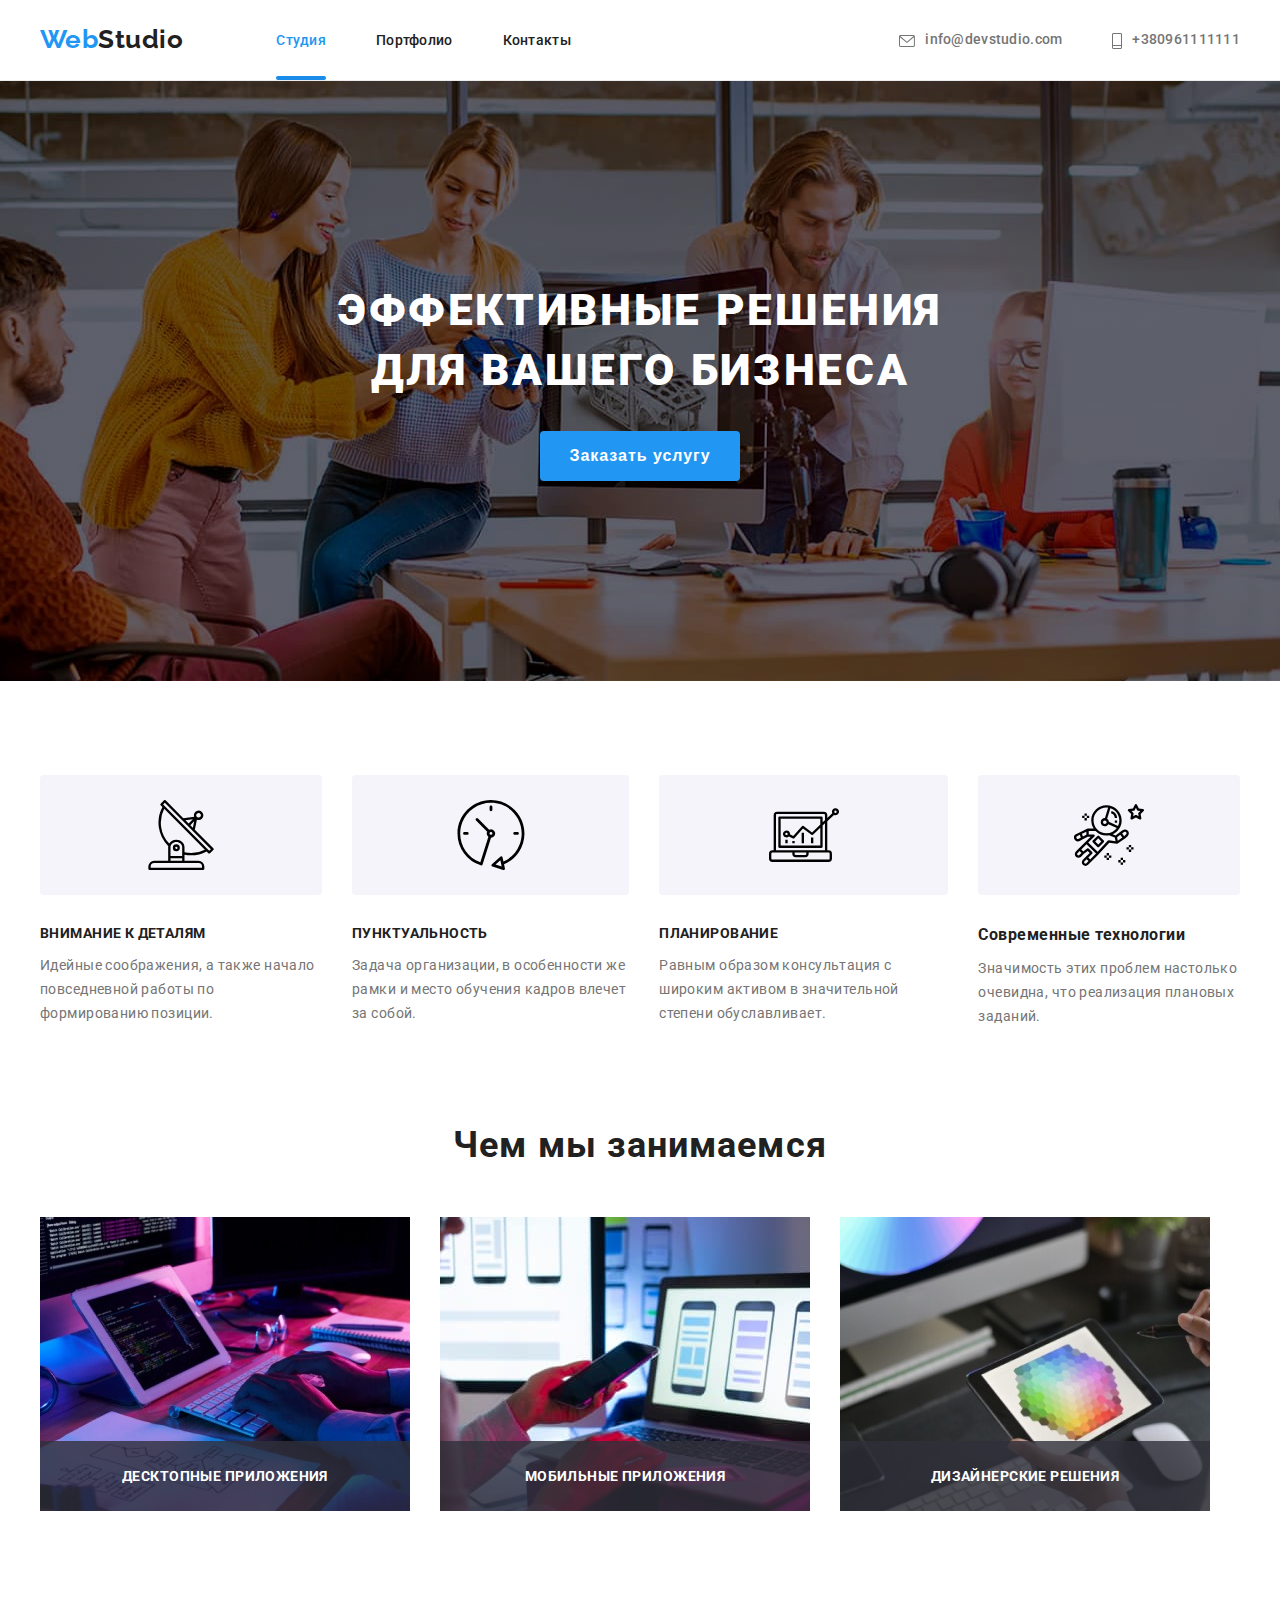
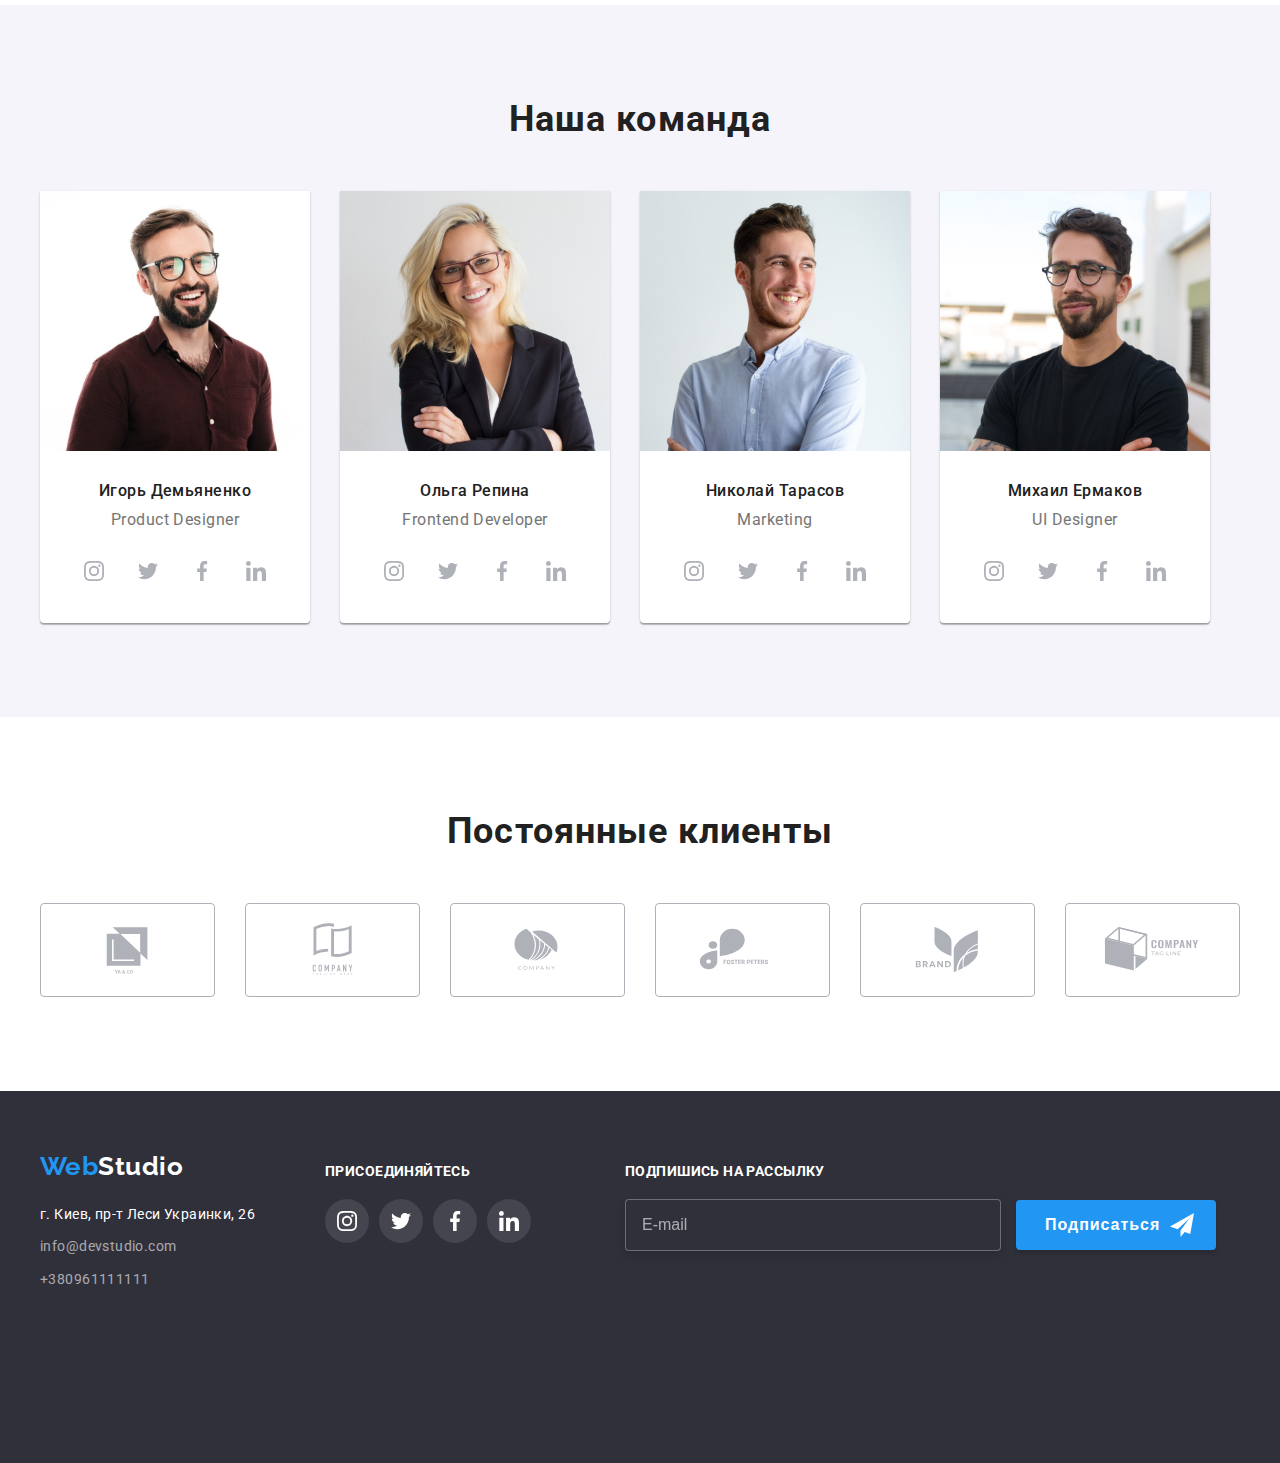
<file: index.html>
<!DOCTYPE html>
<html lang="ru">

<head>
    <meta charset="UTF-8" />
    <meta http-equiv="X-UA-Compatible" content="IE=edge" />
    <meta name="viewport" content="width=device-width, initial-scale=1.0" />
    <link rel="preconnect" href="https://fonts.googleapis.com" />
    <link rel="preconnect" href="https://fonts.gstatic.com" crossorigin />
    <link
        href="https://fonts.googleapis.com/css2?family=Raleway:wght@700&family=Roboto:wght@400;500;700;900&display=swap"
        rel="stylesheet" />
    <link rel="stylesheet" href="https://cdnjs.cloudflare.com/ajax/libs/modern-normalize/1.1.0/modern-normalize.min.css"
        integrity="sha512-wpPYUAdjBVSE4KJnH1VR1HeZfpl1ub8YT/NKx4PuQ5NmX2tKuGu6U/JRp5y+Y8XG2tV+wKQpNHVUX03MfMFn9Q=="
        crossorigin="anonymous" referrerpolicy="no-referrer" />
    <link rel="stylesheet" href="css/main.min.css" />
    <title>goit-markup-hw-06</title>
</head>

<body>
    <!-- This is HEADER part -->
    <header>
        <div class="header container ">
            <a href="index.html" class="logo header__logo"><span class="logo__web">Web</span>Studio</a>
            <nav>
                <ul class="nav">
                    <li class="nav__btn nav__btn--active"><a class="nav__link" href="index.html">Студия</a>
                    </li>
                    <li class="nav__btn"><a class="nav__link" href="portfolio.html">Портфолио</a></li>
                    <li class="nav__btn"><a class="nav__link" href="#">Контакты</a></li>
                </ul>
            </nav>
            <ul class="contact">
                <li class="contact__item">
                    <a href="mailto:info@devstudio.com" class="contact__link">
                        <svg class="contact__icon" width="16px" height="12px">
                            <use href="images/icons.svg#icon-envelope"></use>
                        </svg>info@devstudio.com</a>
                </li>
                <li>
                    <a href="tel:+380961111111" class="contact__link"><svg class="contact__icon" width="10px"
                            height="16px">
                            <use href="images/icons.svg#icon-Vector"></use>
                        </svg>+380961111111</a>
                </li>
            </ul>
        </div>
    </header>
    <!-- This is MAIN part -->
    <main>
        <!-- This is SECTION ONE part with HERO -->
        <section class="section-one">
            <div class="section-one__container">
                <h1 class="sectoin-one__header">
                    Эффективные решения<br />
                    для вашего бизнеса
                </h1>
                <button type="button" class="button-hero" data-modal-open>Заказать услугу</button>
            </div>
        </section>
        <!-- This is SECTION TWO part with icons -->
        <section class="section-two">
            <div class="container">
                <h2 class="hide">Особенности</h2>
                <ul class="section-two__list">
                    <li class="section-two__item">
                        <div class="section-two__container">
                            <svg width="70px" height="70px">
                                <use href="images/icons.svg#icon-antenna-1"></use>
                            </svg>
                        </div>
                        <h3 class="section-two__title">Внимание к деталям</h3>
                        <p class="section-two__text">
                            Идейные соображения, а также начало повседневной работы по
                            формированию позиции.
                        </p>
                    </li>
                    <li class="section-two__item">
                        <div class="section-two__container">
                            <svg width="70px" height="70px">
                                <use href="images/icons.svg#icon-clock-1"></use>
                            </svg>
                        </div>
                        <h3 class="section-two__title">Пунктуальность</h3>
                        <p class="section-two__text">
                            Задача организации, в особенности же рамки и место обучения кадров
                            влечет за собой.
                        </p>
                    </li>
                    <li class="section-two__item">
                        <div class="section-two__container">
                            <svg width="70px" height="70px">
                                <use href="images/icons.svg#icon-diagram-1"></use>
                            </svg>
                        </div>
                        <h3 class="section-two__title">Планирование</h3>
                        <p class="section-two__text">
                            Равным образом консультация с широким активом в значительной
                            степени обуславливает.
                        </p>
                    </li>
                    <li class="section-two__item">
                        <div class="section-two__container">
                            <svg width="70px" height="70px">
                                <use href="images/icons.svg#icon-astronaut-1"></use>
                            </svg>
                        </div>
                        <h3>Современные технологии</h3>
                        <p class="section-two__text">
                            Значимость этих проблем настолько очевидна, что реализация
                            плановых заданий.
                        </p>
                    </li>
                </ul>
            </div>
        </section>
        <section class="section-two">
            <!-- This is section two part with images -->
            <div class="container">
                <h2 class="section-two__heading">Чем мы занимаемся</h2>
                <ul class="section-two__images">
                    <li class="section-two__img">
                        <img src=" images/img1.jpg" alt="keyboard typing" width="370" height="294" />
                        <h3 class="section-two__overlay">Десктопные приложения</h3>
                    </li>
                    <li class="section-two__img">
                        <img src=" images/img2.jpg" alt="phone staring" width="370" height="294" />
                        <h3 class="section-two__overlay">Мобильные приложения</h3>
                    </li>
                    <li class="section-two__img">
                        <img src=" images/img3.jpg" alt="tablet staring" width="370" height="294" />
                        <h3 class="section-two__overlay">Дизайнерские решения</h3>
                    </li>
                </ul>
            </div>
        </section>

        <!-- This is SECTION THREE part with team -->
        <section class="section-three">
            <div class="container">
                <h2 class="section-three__heading">Наша команда</h2>
                <ul class="section-three__container">
                    <li class="section-three__item">
                        <img class="section-three__img" src="images/team1.jpg" alt="Игорь Демьяненко" width="270"
                            height="260" />
                        <h3 class="section-three__title">Игорь Демьяненко</h3>
                        <p class="section-three__text" lang="en">Product Designer</p>
                        <ul class="social-icons">
                            <li class="social-icons__thumb"><a href="instagram.com">
                                    <svg class="social-icons__img" width="20px" height="20px">
                                        <use href="images/icons.svg#icon-instagram-1"></use>
                                    </svg>
                                </a>
                            </li>
                            <li class="social-icons__thumb"><a href="twitter.com">
                                    <svg class="social-icons__img" width="20px" height="20px">
                                        <use href="images/icons.svg#icon-twitter-1"></use>
                                    </svg>
                                </a>
                            </li>
                            <li class="social-icons__thumb"><a href="facebook.com">
                                    <svg class="social-icons__img" width="20px" height="20px">
                                        <use href="images/icons.svg#icon-facebook-1"></use>
                                    </svg>
                                </a>
                            </li>
                            <li class="social-icons__thumb"><a href="linkedin.com">
                                    <svg class="social-icons__img" width="20px" height="20px">
                                        <use href="images/icons.svg#icon-linkedin-1"></use>
                                    </svg>
                                </a>
                            </li>
                        </ul>
                    </li>
                    <li class="section-three__item">
                        <img class="section-three__img" src="images/team2.jpg" alt="Ольга Репина" width="270"
                            height="260" />
                        <h3 class="section-three__title">Ольга Репина</h3>
                        <p class="section-three__text" lang="en">Frontend Developer</p>
                        <ul class="social-icons">
                            <li class="social-icons__thumb"><a href="instagram.com">
                                    <svg class="social-icons__img" width="20px" height="20px">
                                        <use href="images/icons.svg#icon-instagram-1"></use>
                                    </svg>
                                </a>
                            </li>
                            <li class="social-icons__thumb"><a href="twitter.com">
                                    <svg class="social-icons__img" width="20px" height="20px">
                                        <use href="images/icons.svg#icon-twitter-1"></use>
                                    </svg>
                                </a>
                            </li>
                            <li class="social-icons__thumb"><a href="facebook.com">
                                    <svg class="social-icons__img" width="20px" height="20px">
                                        <use href="images/icons.svg#icon-facebook-1"></use>
                                    </svg>
                                </a>
                            </li>
                            <li class="social-icons__thumb"><a href="linkedin.com">
                                    <svg class="social-icons__img" width="20px" height="20px">
                                        <use href="images/icons.svg#icon-linkedin-1"></use>
                                    </svg>
                                </a>
                            </li>
                        </ul>
                    </li>
                    <li class="section-three__item">
                        <img class="section-three__img" src="images/team3.jpg" alt="Николай Тарасов" width="270"
                            height="260" />
                        <h3 class="section-three__title">Николай Тарасов</h3>
                        <p class="section-three__text" lang="en">Marketing</p>
                        <ul class="social-icons">
                            <li class="social-icons__thumb"><a href="instagram.com">
                                    <svg class="social-icons__img" width="20px" height="20px">
                                        <use href="images/icons.svg#icon-instagram-1"></use>
                                    </svg>
                                </a>
                            </li>
                            <li class="social-icons__thumb"><a href="twitter.com">
                                    <svg class="social-icons__img" width="20px" height="20px">
                                        <use href="images/icons.svg#icon-twitter-1"></use>
                                    </svg>
                                </a>
                            </li>
                            <li class="social-icons__thumb"><a href="facebook.com">
                                    <svg class="social-icons__img" width="20px" height="20px">
                                        <use href="images/icons.svg#icon-facebook-1"></use>
                                    </svg>
                                </a>
                            </li>
                            <li class="social-icons__thumb"><a href="linkedin.com">
                                    <svg class="social-icons__img" width="20px" height="20px">
                                        <use href="images/icons.svg#icon-linkedin-1"></use>
                                    </svg>
                                </a>
                            </li>
                        </ul>
                    </li>
                    <li class="section-three__item">
                        <img class="section-three__img" src="images/team4.jpg" alt="Михаил Ермаков" width="270"
                            height="260" />
                        <h3 class="section-three__title">Михаил Ермаков</h3>
                        <p class="section-three__text" lang="en">UI Designer</p>
                        <ul class="social-icons">
                            <li class="social-icons__thumb"><a href="instagram.com">
                                    <svg class="social-icons__img" width="20px" height="20px">
                                        <use href="images/icons.svg#icon-instagram-1"></use>
                                    </svg>
                                </a>
                            </li>
                            <li class="social-icons__thumb"><a href="twitter.com">
                                    <svg class="social-icons__img" width="20px" height="20px">
                                        <use href="images/icons.svg#icon-twitter-1"></use>
                                    </svg>
                                </a>
                            </li>
                            <li class="social-icons__thumb"><a href="facebook.com">
                                    <svg class="social-icons__img" width="20px" height="20px">
                                        <use href="images/icons.svg#icon-facebook-1"></use>
                                    </svg>
                                </a>
                            </li>
                            <li class="social-icons__thumb"><a href="linkedin.com">
                                    <svg class="social-icons__img" width="20px" height="20px">
                                        <use href="images/icons.svg#icon-linkedin-1"></use>
                                    </svg>
                                </a>
                            </li>
                        </ul>
                    </li>
                </ul>
            </div>
        </section>
        <!-- This is SECTION FOUR part with clients -->
        <section class="section-four">
            <div class="container">
                <h2 class="section-four__header">Постоянные клиенты</h2>
                <ul class="section-four__clients">
                    <li class="section-four__item"><a class="section-four__link" href="#">
                            <svg class="section-four__icon" width="106px" height="60px">
                                <use href="images/icons.svg#icon-Logo1"></use>
                            </svg></a>
                    </li>
                    <li class="section-four__item"><a class="section-four__link" href="#">
                            <svg class="section-four__icon" width="106px" height="60px">
                                <use href="images/icons.svg#icon-Logo2"></use>
                            </svg></a>
                    </li>
                    <li class="section-four__item"><a class="section-four__link" href="#">
                            <svg class="section-four__icon" width="106px" height="60px">
                                <use href="images/icons.svg#icon-Logo3"></use>
                            </svg></a>
                    </li>
                    <li class="section-four__item"><a class="section-four__link" href="#">
                            <svg class="section-four__icon" width="106px" height="60px">
                                <use href="images/icons.svg#icon-Logo4"></use>
                            </svg></a>
                    </li>
                    <li class="section-four__item"><a class="section-four__link" href="#">
                            <svg class="section-four__icon" width="106px" height="60px">
                                <use href="images/icons.svg#icon-Logo5"></use>
                            </svg></a>
                    </li>
                    <li class="section-four__item"><a class="section-four__link" href="#">
                            <svg class="section-four__icon" width="106px" height="60px">
                                <use href="images/icons.svg#icon-Logo6"></use>
                            </svg></a>
                    </li>
                </ul>
            </div>
        </section>
    </main>
    <!-- This is FOOTER part -->
    <footer class="footer">
        <div class="container footer__sections">
            <section>
                <a href="index.html" class="logo footer__logo"><span class="logo__web">Web</span>Studio</a>
                <address>
                    <ul>
                        <li class="footer__li">
                            <a class="footer__street" href="http://maps.google.com" target="_blank"
                                rel="noopener noreferrer">г. Киев,
                                пр-т Леси Украинки, 26</a>
                        </li>
                        <li class="footer__li">
                            <a class="footer__contact" href="mailto:info@devstudio.com">info@devstudio.com</a>
                        </li>
                        <li class="footer__li">
                            <a class="footer__contact" href="tel:+380961111111">+380961111111</a>
                        </li>
                    </ul>
                </address>
            </section>
            <section class="footer__social">
                <h2 class="footer__title">присоединяйтесь</h2>
                <ul class="social-icons">
                    <li class="social-icons__thumb footer__icon"><a href="instagram.com">
                            <svg class="social-icons__img" width="20px" height="20px">
                                <use href="images/icons.svg#icon-instagram-1"></use>
                            </svg>
                        </a>
                    </li>
                    <li class="social-icons__thumb footer__icon"><a href="twitter.com">
                            <svg class="social-icons__img" width="20px" height="20px">
                                <use href="images/icons.svg#icon-twitter-1"></use>
                            </svg>
                        </a>
                    </li>
                    <li class="social-icons__thumb footer__icon"><a href="facebook.com">
                            <svg class="social-icons__img" width="20px" height="20px">
                                <use href="images/icons.svg#icon-facebook-1"></use>
                            </svg>
                        </a>
                    </li>
                    <li class="social-icons__thumb footer__icon"><a href="linkedin.com">
                            <svg class="social-icons__img" width="20px" height="20px">
                                <use href="images/icons.svg#icon-linkedin-1"></use>
                            </svg>
                        </a>
                    </li>
                </ul>

            </section>
            <section class="footer-subscribe">
                <h2 class="footer__title">подпишись на рассылку</h2>
                <div class="footer-subscribe__thumb">
                    <form>
                        <input type="mail" placeholder="E-mail" class="footer-subscribe__input">
                        <button type="submit" class="footer-subscribe__submit">Подписаться
                            <svg width="24px" height="24px">
                                <use href="images/icons.svg#icon-icon-send"></use>
                            </svg>
                        </button>
                    </form>
                </div>
            </section>
        </div>
    </footer>
    <!-- BACKDROP IS HERE -->
    <div class="backdrop is-hidden" data-modal>
        <div class="modal">
            <button type="button" class="modal__close" data-modal-close>
                <svg width="18" height="18" xmlns="http://www.w3.org/2000/svg">
                    <use href="images/icons.svg#icon-close-black-18dp-2-1"></use>
                </svg>
            </button>
            <!-- MODAL WINDOW IS HERE -->
            <section class="modal__form">
                <h2 class="modal__header">Оставьте свои данные, мы вам перезвоним</h2>

                <label class="form">
                    <span class="form__name">Имя</span>
                    <input class="form__input" type="text" name="data">

                    <svg class="form__image" width="18" height="18" xmlns="http://www.w3.org/2000/svg">
                        <use href="images/icons.svg#icon-person-black-18dp-1"></use>
                    </svg>

                </label>

                <label class="form">
                    <span class="form__name">Телефон</span>
                    <input class="form__input" type="tel" name="data">
                    <svg class="form__image" width="18" height="18" xmlns="http://www.w3.org/2000/svg">
                        <use href="images/icons.svg#icon-phone-black-18dp-1"></use>
                    </svg>


                </label>

                <label class="form">
                    <span class="form__name">Почта</span>
                    <input class="form__input" type="email" name="data">
                    <svg class="form__image" width="18" height="18" xmlns="http://www.w3.org/2000/svg">
                        <use href="images/icons.svg#icon-email-black-18dp-1"></use>
                    </svg>

                </label>

                <label class="form">
                    <span class="form__name">Комментарий</span>
                    <textarea name="data" cols="60" rows="6.5" placeholder="Введите текст"
                        class="form__input form__input--textarea"></textarea>

                </label>

                <label class="checkbox">
                    <input class="checkbox__input hide" type="checkbox" name="data">
                    <span class="checkbox__icon"></span>
                    <span class="checkbox__span">Соглашаюсь с рассылкой и принимаю <a class="checkbox__link" href="#">
                            Условия
                            договора</a></span>
                </label>
                <button class="form-submit" type="submit">Отправить</button>
            </section>
        </div>
    </div>
    <script src="./js/modal.js"></script>
</body>

</html>
</file>
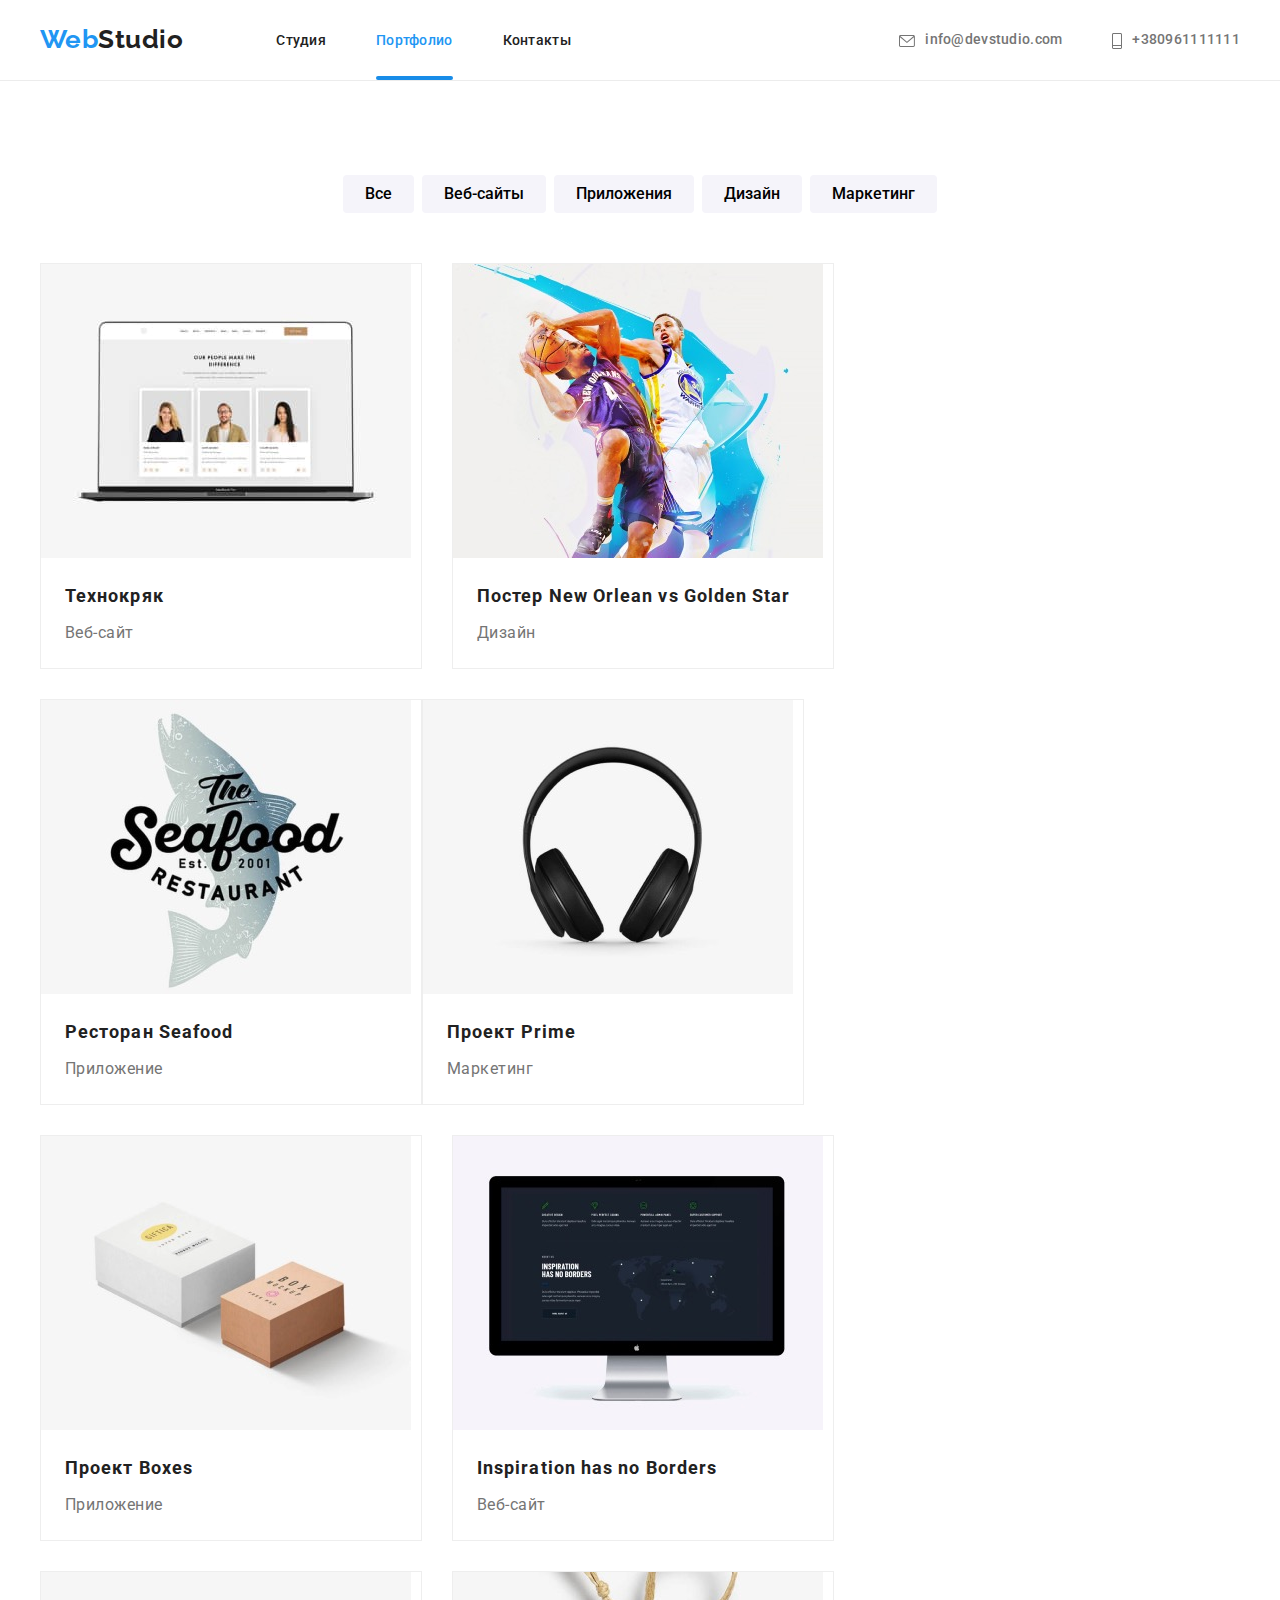
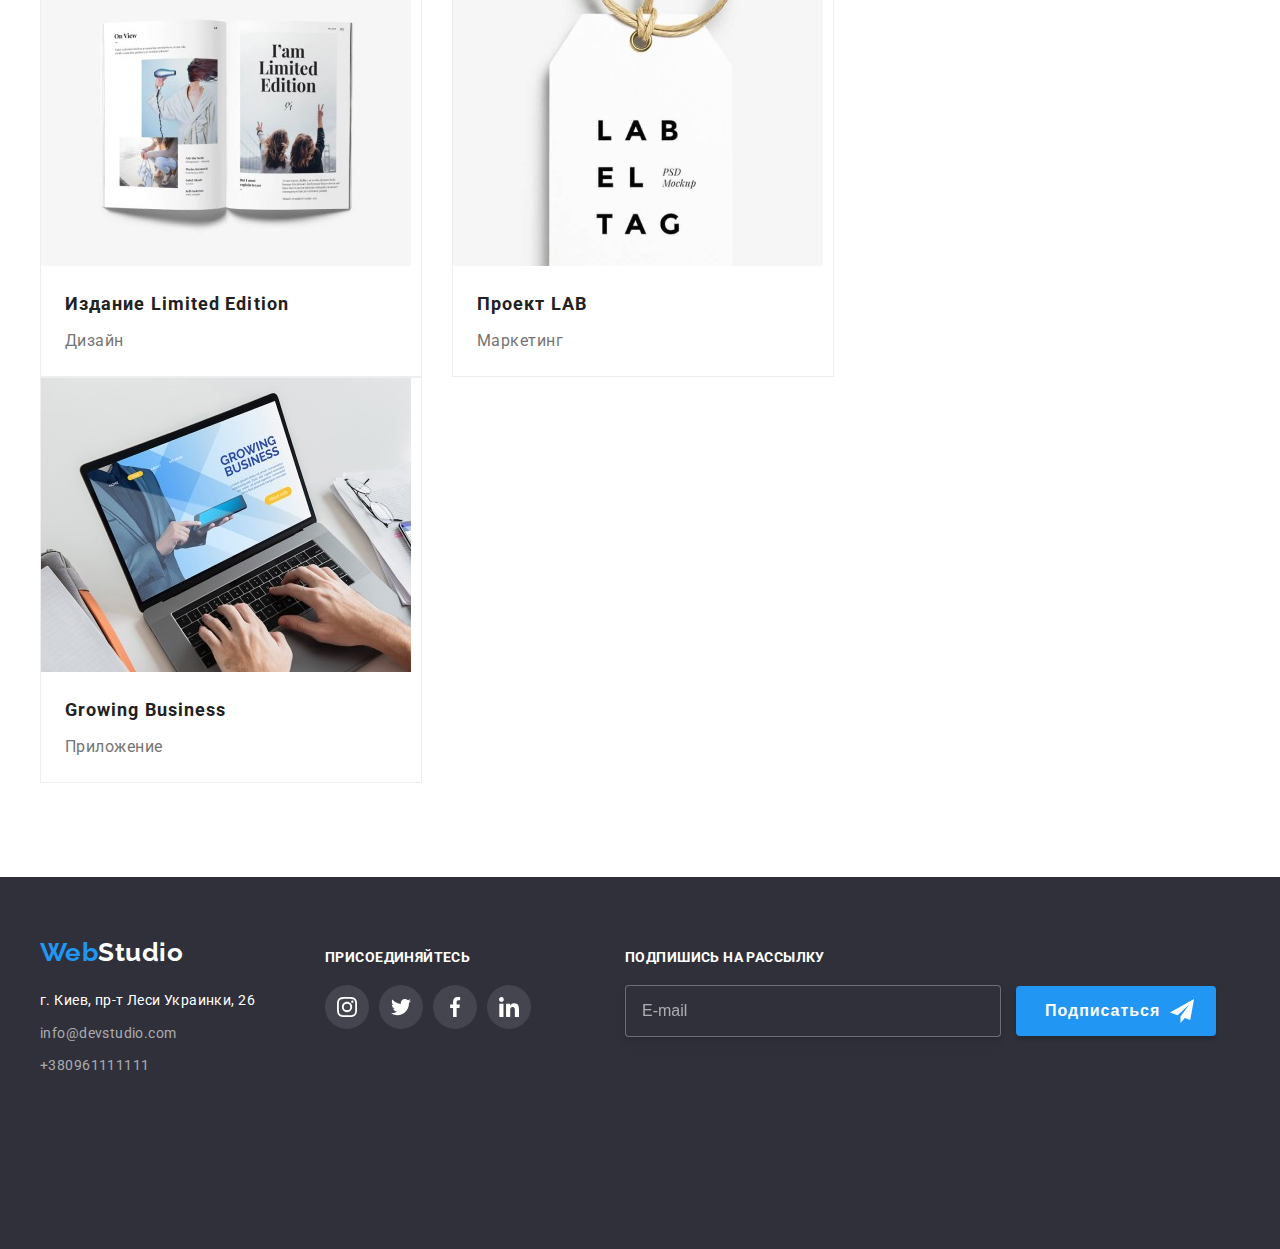
<file: portfolio.html>
<!DOCTYPE html>
<html lang="ru">

<head>
  <meta charset="UTF-8" />
  <meta http-equiv="X-UA-Compatible" content="IE=edge" />
  <meta name="viewport" content="width=device-width, initial-scale=1.0" />
  <link rel="preconnect" href="https://fonts.googleapis.com" />
  <link rel="preconnect" href="https://fonts.gstatic.com" crossorigin />
  <link href="https://fonts.googleapis.com/css2?family=Raleway:wght@700&family=Roboto:wght@400;500;700;900&display=swap"
    rel="stylesheet" />
  <link rel="stylesheet" href="https://cdnjs.cloudflare.com/ajax/libs/modern-normalize/1.1.0/modern-normalize.min.css"
    integrity="sha512-wpPYUAdjBVSE4KJnH1VR1HeZfpl1ub8YT/NKx4PuQ5NmX2tKuGu6U/JRp5y+Y8XG2tV+wKQpNHVUX03MfMFn9Q=="
    crossorigin="anonymous" referrerpolicy="no-referrer" />
  <link rel="stylesheet" href="css/portfolio.min.css" />
  <title>Portfolio</title>
</head>

<body>
  <!-- This is HEADER part -->
  <header>
    <div class="header container">
      <a href="index.html" class="logo header__logo"><span class="logo__web">Web</span>Studio</a>
      <nav>
        <ul class="nav">
          <li class="nav__btn"><a class="nav__link" href="index.html">Студия</a>
          </li>
          <li class="nav__btn nav__btn--active"><a class="nav__link" href="portfolio.html">Портфолио</a></li>
          <li class="nav__btn"><a class="nav__link" href="#">Контакты</a></li>
        </ul>
      </nav>
      <ul class="contact">
        <li class="contact__item">
          <a href="mailto:info@devstudio.com" class="contact__link">
            <svg class="contact__icon" width="16px" height="12px">
              <use href="images/icons.svg#icon-envelope"></use>
            </svg>info@devstudio.com</a>
        </li>
        <li>
          <a href="tel:+380961111111" class="contact__link"><svg class="contact__icon" width="10px" height="16px">
              <use href="images/icons.svg#icon-Vector"></use>
            </svg>+380961111111</a>
        </li>
      </ul>
    </div>
  </header>
  <main>
    <!-- This is FILTER BUTTONS part -->
    <section class="portfolio">
      <div class="container">
        <h1 class="hide">Портфолио</h1>
        <ul class="portfolio__filter">
          <li class="portfolio__list"><button type="button" class="portfolio__button">Все</button></li>
          <li class="portfolio__list"><button type=" button" class="portfolio__button">Веб-сайты</button></li>
          <li class="portfolio__list"><button type=" button" class="portfolio__button">Приложения</button></li>
          <li class="portfolio__list"><button type=" button" class="portfolio__button">Дизайн</button></li>
          <li class="portfolio__list"><button type=" button" class="portfolio__button">Маркетинг</button></li>
        </ul>
        <ul class="portfolio__container">
          <li class="item">
            <div class="item__overlay">
              <img src="images/portfolio1.jpg" alt="laptop" />
              <div class="item__container">
                <p class="item__text">Ресурс предлагает комплексные предложения с разным уровнем функционала и
                  сервисов. Все это позволит
                  посетителю получить исчерпывающие сведения о компании или частном лице.</p>
              </div>
            </div>
            <div class="item__context">
              <h2 class="item__header">Технокряк</h2>
              <p class="item__name">Веб-сайт</p>
            </div>
          </li>
          <li class="item">
            <div class="item__overlay">
              <img src="images/portfolio2.jpg" alt="basketball" />
              <div class="item__container">
                <p class="item__text">Ресурс предлагает комплексные предложения с разным уровнем функционала и
                  сервисов. Все это позволит
                  посетителю получить исчерпывающие сведения о компании или частном лице.</p>
              </div>
            </div>
            <div class="item__context">
              <h2 class="item__header">Постер New Orlean vs Golden Star</h2>
              <p class="item__name">Дизайн</p>
            </div>
          </li>
          <li class="item">
            <div class="item__overlay">
              <img src="images/portfolio3.jpg" alt="seafood restaurant" />
              <div class="item__container">
                <p class="item__text">Ресурс предлагает комплексные предложения с разным уровнем функционала и
                  сервисов. Все это позволит
                  посетителю получить исчерпывающие сведения о компании или частном лице.</p>
              </div>
            </div>
            <div class="item__context">
              <h2 class="item__header">Ресторан Seafood</h2>
              <p class="item__name">Приложение</p>
            </div>
          </li>
          <li class="item">
            <div class="item__overlay">
              <img src="images/portfolio4.jpg" alt="headphones" />
              <div class="item__container">
                <p class="item__text">Ресурс предлагает комплексные предложения с разным уровнем функционала и
                  сервисов. Все это позволит
                  посетителю получить исчерпывающие сведения о компании или частном лице.</p>
              </div>
            </div>
            <div class="item__context">
              <h2 class="item__header">Проект Prime</h2>
              <p class="item__name">Маркетинг</p>
            </div>
          </li>
          <li class="item">
            <div class="item__overlay">
              <img src="images/portfolio5.jpg" alt="boxes" />
              <div class="item__container">
                <p class="item__text">Ресурс предлагает комплексные предложения с разным уровнем функционала и
                  сервисов. Все это позволит
                  посетителю получить исчерпывающие сведения о компании или частном лице.</p>
              </div>
            </div>
            <div class="item__context">
              <h2 class="item__header">Проект Boxes</h2>
              <p class="item__name">Приложение</p>
            </div>
          </li>
          <li class="item">
            <div class="item__overlay">
              <img src="images/portfolio6.jpg" alt="imac" />
              <div class="item__container">
                <p class="item__text">Ресурс предлагает комплексные предложения с разным уровнем функционала и
                  сервисов. Все это позволит
                  посетителю получить исчерпывающие сведения о компании или частном лице.</p>
              </div>
            </div>

            <div class="item__context">
              <h2 class="item__header">Inspiration has no Borders</h2>
              <p class="item__name">Веб-сайт</p>
            </div>
          </li>
          <li class="item">
            <div class="item__overlay">
              <img src="images/portfolio7.jpg" alt="Book" />
              <div class="item__container">
                <p class="item__text">Ресурс предлагает комплексные предложения с разным уровнем функционала и
                  сервисов. Все это позволит
                  посетителю получить исчерпывающие сведения о компании или частном лице.</p>
              </div>
            </div>
            <div class="item__context">
              <h2 class="item__header">Издание Limited Edition</h2>
              <p class="item__name">Дизайн</p>
            </div>
          </li>
          <li class="item">
            <div class="item__overlay">
              <img src="images/portfolio8.jpg" alt="LAB PROJECT" />
              <div class="item__container">
                <p class="item__text">Ресурс предлагает комплексные предложения с разным уровнем функционала и
                  сервисов. Все это позволит
                  посетителю получить исчерпывающие сведения о компании или частном лице.</p>
              </div>
            </div>
            <div class="item__context">
              <h2 class="item__header">Проект LAB</h2>
              <p class="item__name">Маркетинг</p>
            </div>
          </li>
          <li class="item">
            <div class="item__overlay">
              <img src="images/portfolio9.jpg" alt="another laptop" />
              <div class="item__container">
                <p class="item__text">Ресурс предлагает комплексные предложения с разным уровнем функционала и
                  сервисов. Все это позволит
                  посетителю получить исчерпывающие сведения о компании или частном лице.</p>
              </div>
            </div>

            <div class="item__context">
              <h2 class="item__header">Growing Business</h2>
              <p class="item__name">Приложение</p>
            </div>
          </li>
        </ul>
      </div>
    </section>
  </main>
  <!-- This is FOOTER part -->
  <footer class="footer">
    <div class="container footer__sections">
      <section>
        <a href="index.html" class="logo footer__logo"><span class="logo__web">Web</span>Studio</a>
        <address>
          <ul>
            <li class="footer__li">
              <a class="footer__street" href="http://maps.google.com" target="_blank" rel="noopener noreferrer">г. Киев,
                пр-т Леси Украинки, 26</a>
            </li>
            <li class="footer__li">
              <a class="footer__contact" href="mailto:info@devstudio.com">info@devstudio.com</a>
            </li>
            <li class="footer__li">
              <a class="footer__contact" href="tel:+380961111111">+380961111111</a>
            </li>
          </ul>
        </address>
      </section>
      <section class="footer__social">
        <h2 class="footer__title">присоединяйтесь</h2>
        <ul class="social-icons">
          <li class="social-icons__thumb footer__icon"><a href="instagram.com">
              <svg class="social-icons__img" width="20px" height="20px">
                <use href="images/icons.svg#icon-instagram-1"></use>
              </svg>
            </a>
          </li>
          <li class="social-icons__thumb footer__icon"><a href="twitter.com">
              <svg class="social-icons__img" width="20px" height="20px">
                <use href="images/icons.svg#icon-twitter-1"></use>
              </svg>
            </a>
          </li>
          <li class="social-icons__thumb footer__icon"><a href="facebook.com">
              <svg class="social-icons__img" width="20px" height="20px">
                <use href="images/icons.svg#icon-facebook-1"></use>
              </svg>
            </a>
          </li>
          <li class="social-icons__thumb footer__icon"><a href="linkedin.com">
              <svg class="social-icons__img" width="20px" height="20px">
                <use href="images/icons.svg#icon-linkedin-1"></use>
              </svg>
            </a>
          </li>
        </ul>

      </section>
      <section class="footer-subscribe">
        <h2 class="footer__title">подпишись на рассылку</h2>
        <div class="footer-subscribe__thumb">
          <form>
            <input type="mail" placeholder="E-mail" class="footer-subscribe__input">
            <button type="submit" class="footer-subscribe__submit">Подписаться
              <svg width="24px" height="24px">
                <use href="images/icons.svg#icon-icon-send"></use>
              </svg>
            </button>
          </form>
        </div>
      </section>
    </div>
  </footer>
  <script src="./js/modal.js"></script>
</body>

</html>
</file>
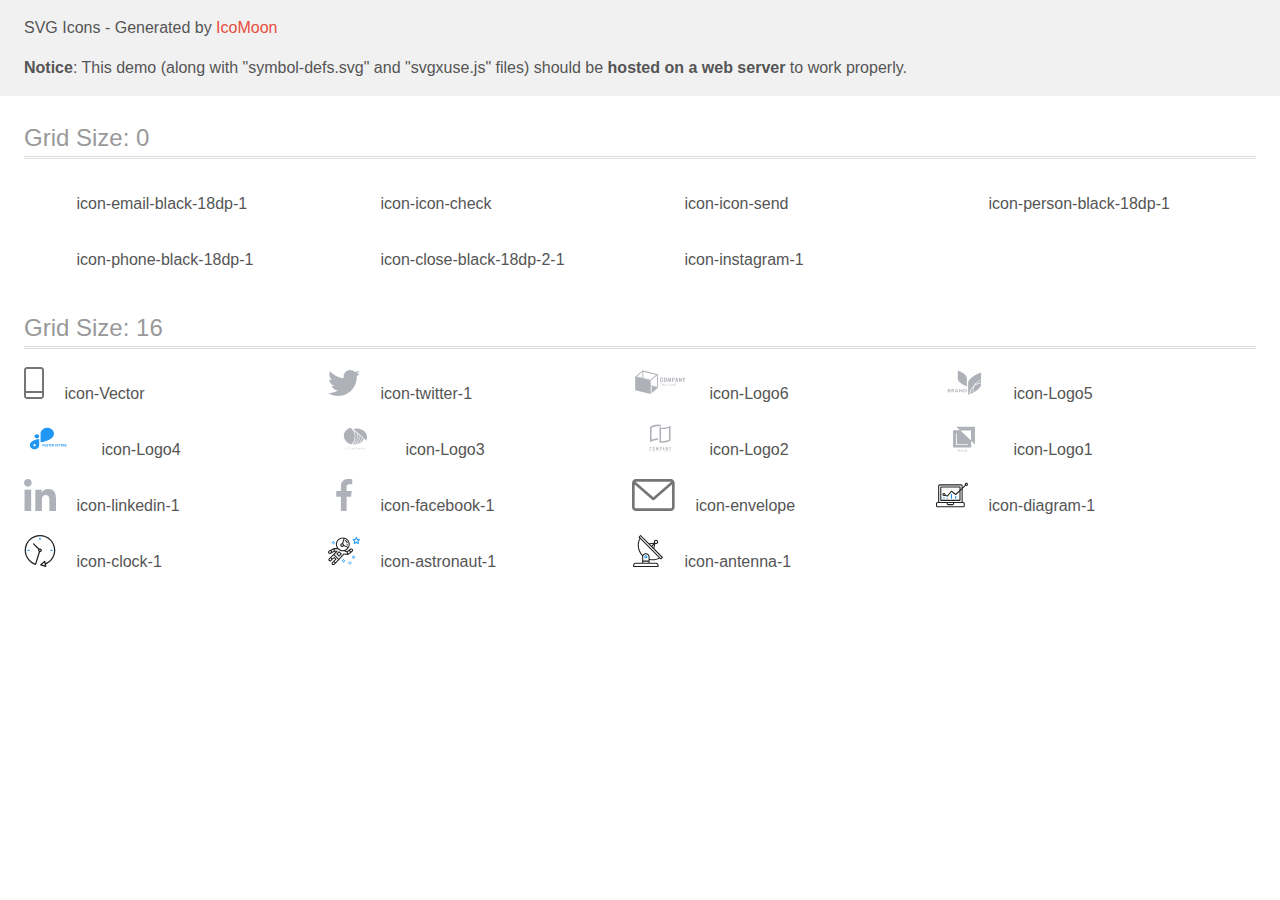
<file: images/icomoon/demo-external-svg.html>
<!doctype html>
<html>
<head>
    <title>IcoMoon - SVG Icons</title>
    <meta charset="utf-8">
    <meta name="viewport" content="width=device-width, initial-scale=1">
    <link rel="stylesheet" href="demo-files/demo.css">
    <link rel="stylesheet" href="style.css">
</head>
<body>
<header class="bgc1 clearfix">
<div class="mhl">
    <p>SVG Icons - Generated by <a href="https://icomoon.io/app">IcoMoon</a></p><p><strong>Notice</strong>: This demo (along with "symbol-defs.svg" and "svgxuse.js" files) should be <b>hosted on a web server</b> to work properly.</p>
</div>
</header>
    <div class="clearfix mhl ptl">
        <h1 class="mvm mtn fgc1">Grid Size: 0</h1>
        <div class="glyph fs1">
            <div class="clearfix pbs">
                <svg class="icon icon-email-black-18dp-1"><use xlink:href="symbol-defs.svg#icon-email-black-18dp-1"></use></svg><span class="name"> icon-email-black-18dp-1</span>
            </div>
        </div>
        <div class="glyph fs1">
            <div class="clearfix pbs">
                <svg class="icon icon-icon-check"><use xlink:href="symbol-defs.svg#icon-icon-check"></use></svg><span class="name"> icon-icon-check</span>
            </div>
        </div>
        <div class="glyph fs1">
            <div class="clearfix pbs">
                <svg class="icon icon-icon-send"><use xlink:href="symbol-defs.svg#icon-icon-send"></use></svg><span class="name"> icon-icon-send</span>
            </div>
        </div>
        <div class="glyph fs1">
            <div class="clearfix pbs">
                <svg class="icon icon-person-black-18dp-1"><use xlink:href="symbol-defs.svg#icon-person-black-18dp-1"></use></svg><span class="name"> icon-person-black-18dp-1</span>
            </div>
        </div>
        <div class="glyph fs1">
            <div class="clearfix pbs">
                <svg class="icon icon-phone-black-18dp-1"><use xlink:href="symbol-defs.svg#icon-phone-black-18dp-1"></use></svg><span class="name"> icon-phone-black-18dp-1</span>
            </div>
        </div>
        <div class="glyph fs1">
            <div class="clearfix pbs">
                <svg class="icon icon-close-black-18dp-2-1"><use xlink:href="symbol-defs.svg#icon-close-black-18dp-2-1"></use></svg><span class="name"> icon-close-black-18dp-2-1</span>
            </div>
        </div>
        <div class="glyph fs1">
            <div class="clearfix pbs">
                <svg class="icon icon-instagram-1"><use xlink:href="symbol-defs.svg#icon-instagram-1"></use></svg><span class="name"> icon-instagram-1</span>
            </div>
        </div>
  </div>
    <div class="clearfix mhl ptl">
        <h1 class="mvm mtn fgc1">Grid Size: 16</h1>
        <div class="glyph fs2">
            <div class="clearfix pbs">
                <svg class="icon icon-Vector"><use xlink:href="symbol-defs.svg#icon-Vector"></use></svg><span class="name"> icon-Vector</span>
            </div>
        </div>
        <div class="glyph fs2">
            <div class="clearfix pbs">
                <svg class="icon icon-twitter-1"><use xlink:href="symbol-defs.svg#icon-twitter-1"></use></svg><span class="name"> icon-twitter-1</span>
            </div>
        </div>
        <div class="glyph fs2">
            <div class="clearfix pbs">
                <svg class="icon icon-Logo6"><use xlink:href="symbol-defs.svg#icon-Logo6"></use></svg><span class="name"> icon-Logo6</span>
            </div>
        </div>
        <div class="glyph fs2">
            <div class="clearfix pbs">
                <svg class="icon icon-Logo5"><use xlink:href="symbol-defs.svg#icon-Logo5"></use></svg><span class="name"> icon-Logo5</span>
            </div>
        </div>
        <div class="glyph fs2">
            <div class="clearfix pbs">
                <svg class="icon icon-Logo4"><use xlink:href="symbol-defs.svg#icon-Logo4"></use></svg><span class="name"> icon-Logo4</span>
            </div>
        </div>
        <div class="glyph fs2">
            <div class="clearfix pbs">
                <svg class="icon icon-Logo3"><use xlink:href="symbol-defs.svg#icon-Logo3"></use></svg><span class="name"> icon-Logo3</span>
            </div>
        </div>
        <div class="glyph fs2">
            <div class="clearfix pbs">
                <svg class="icon icon-Logo2"><use xlink:href="symbol-defs.svg#icon-Logo2"></use></svg><span class="name"> icon-Logo2</span>
            </div>
        </div>
        <div class="glyph fs2">
            <div class="clearfix pbs">
                <svg class="icon icon-Logo1"><use xlink:href="symbol-defs.svg#icon-Logo1"></use></svg><span class="name"> icon-Logo1</span>
            </div>
        </div>
        <div class="glyph fs2">
            <div class="clearfix pbs">
                <svg class="icon icon-linkedin-1"><use xlink:href="symbol-defs.svg#icon-linkedin-1"></use></svg><span class="name"> icon-linkedin-1</span>
            </div>
        </div>
        <div class="glyph fs2">
            <div class="clearfix pbs">
                <svg class="icon icon-facebook-1"><use xlink:href="symbol-defs.svg#icon-facebook-1"></use></svg><span class="name"> icon-facebook-1</span>
            </div>
        </div>
        <div class="glyph fs2">
            <div class="clearfix pbs">
                <svg class="icon icon-envelope"><use xlink:href="symbol-defs.svg#icon-envelope"></use></svg><span class="name"> icon-envelope</span>
            </div>
        </div>
        <div class="glyph fs2">
            <div class="clearfix pbs">
                <svg class="icon icon-diagram-1"><use xlink:href="symbol-defs.svg#icon-diagram-1"></use></svg><span class="name"> icon-diagram-1</span>
            </div>
        </div>
        <div class="glyph fs2">
            <div class="clearfix pbs">
                <svg class="icon icon-clock-1"><use xlink:href="symbol-defs.svg#icon-clock-1"></use></svg><span class="name"> icon-clock-1</span>
            </div>
        </div>
        <div class="glyph fs2">
            <div class="clearfix pbs">
                <svg class="icon icon-astronaut-1"><use xlink:href="symbol-defs.svg#icon-astronaut-1"></use></svg><span class="name"> icon-astronaut-1</span>
            </div>
        </div>
        <div class="glyph fs2">
            <div class="clearfix pbs">
                <svg class="icon icon-antenna-1"><use xlink:href="symbol-defs.svg#icon-antenna-1"></use></svg><span class="name"> icon-antenna-1</span>
            </div>
        </div>
  </div>
<script defer src="svgxuse.js"></script>
</body>
</html>
</file>
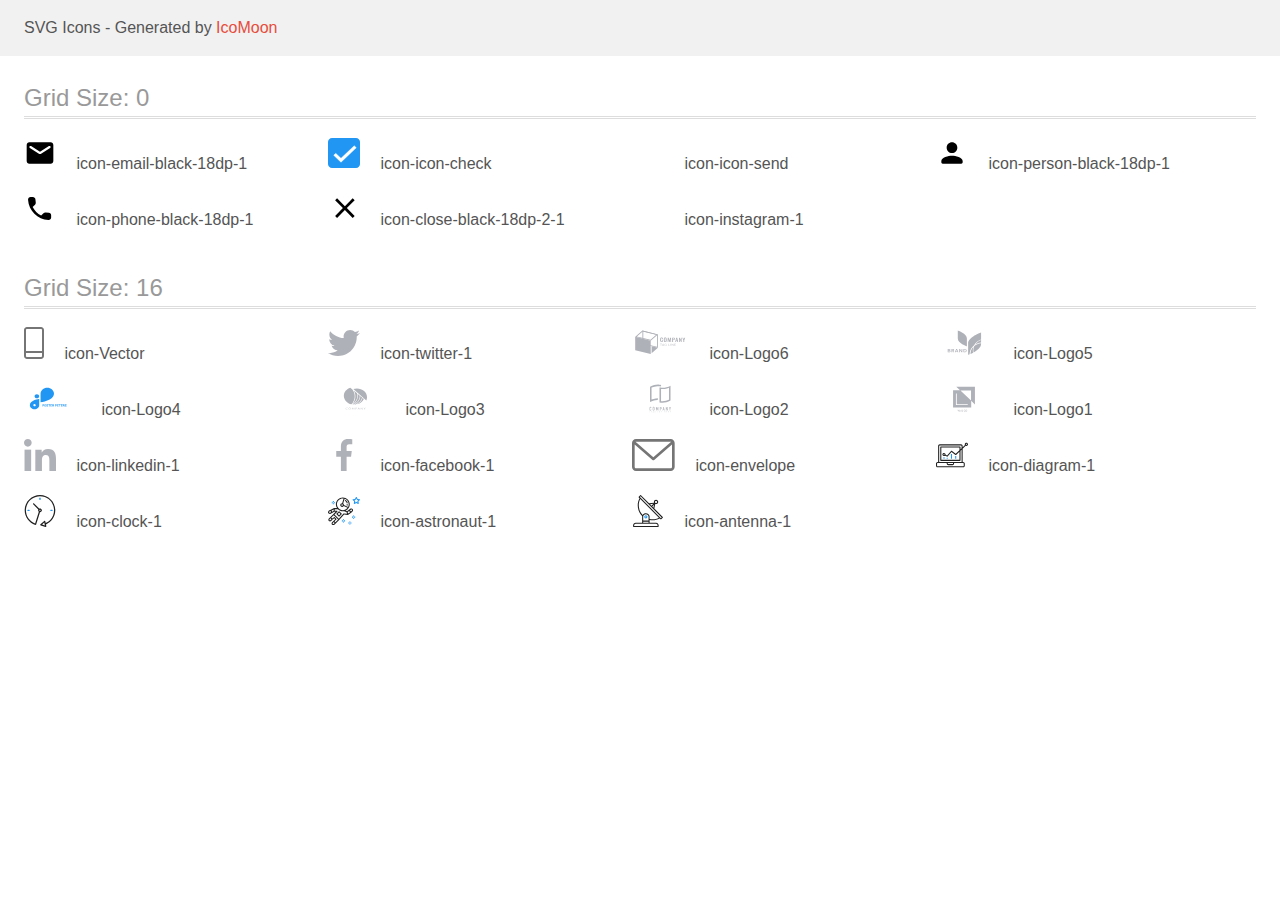
<file: images/icomoon/demo.html>
<!doctype html>
<html>
<head>
    <title>IcoMoon - SVG Icons</title>
    <meta charset="utf-8">
    <meta name="viewport" content="width=device-width, initial-scale=1">
    <link rel="stylesheet" href="demo-files/demo.css">
    <link rel="stylesheet" href="style.css">
</head>
<body>
<svg aria-hidden="true" style="position: absolute; width: 0; height: 0; overflow: hidden;" version="1.1" xmlns="http://www.w3.org/2000/svg" xmlns:xlink="http://www.w3.org/1999/xlink">
<defs>
<symbol id="icon-email-black-18dp-1" viewBox="0 0 32 32">
<path d="M26.667 5.333h-21.333c-1.467 0-2.653 1.2-2.653 2.667l-0.013 16c0 1.467 1.2 2.667 2.667 2.667h21.333c1.467 0 2.667-1.2 2.667-2.667v-16c0-1.467-1.2-2.667-2.667-2.667zM26.133 11l-9.427 5.893c-0.427 0.267-0.987 0.267-1.413 0l-9.427-5.893c-0.333-0.213-0.533-0.573-0.533-0.96 0-0.893 0.973-1.427 1.733-0.96l8.933 5.587 8.933-5.587c0.76-0.467 1.733 0.067 1.733 0.96 0 0.387-0.2 0.747-0.533 0.96z"></path>
</symbol>
<symbol id="icon-icon-check" viewBox="0 0 32 32">
<path fill="#2196f3" style="fill: var(--color1, #2196f3)" d="M4 1h24c2.209 0 4 1.791 4 4v22c0 2.209-1.791 4-4 4h-24c-2.209 0-4-1.791-4-4v-22c0-2.209 1.791-4 4-4z"></path>
<path fill="#fff" style="fill: var(--color2, #fff); stroke: var(--color2, #fff)" stroke="#fff" stroke-linejoin="miter" stroke-linecap="butt" stroke-miterlimit="4" stroke-width="0.4" d="M7.914 16.503l-0.138-0.131-2.067 1.958 7.282 6.947 15.298-14.594-2.053-1.959-13.245 12.623-5.077-4.844z"></path>
</symbol>
<symbol id="icon-icon-send" viewBox="0 0 32 32">
<path fill="#fff" style="fill: var(--color2, #fff)" d="M32 0l-32 18 10.227 3.788 15.773-14.788-11.998 16.186 0.010 0.004-0.012-0.004v8.814l5.735-6.691 7.265 2.691 5-28z"></path>
</symbol>
<symbol id="icon-person-black-18dp-1" viewBox="0 0 32 32">
<path d="M16 16c2.947 0 5.333-2.387 5.333-5.333s-2.387-5.333-5.333-5.333c-2.947 0-5.333 2.387-5.333 5.333s2.387 5.333 5.333 5.333zM16 18.667c-3.56 0-10.667 1.787-10.667 5.333v1.333c0 0.733 0.6 1.333 1.333 1.333h18.667c0.733 0 1.333-0.6 1.333-1.333v-1.333c0-3.547-7.107-5.333-10.667-5.333z"></path>
</symbol>
<symbol id="icon-phone-black-18dp-1" viewBox="0 0 32 32">
<path d="M24.882 19.773l-3.268-0.373c-0.785-0.090-1.557 0.18-2.11 0.733l-2.367 2.367c-3.641-1.853-6.626-4.825-8.478-8.478l2.38-2.38c0.553-0.553 0.823-1.325 0.733-2.11l-0.373-3.242c-0.154-1.299-1.248-2.277-2.56-2.277h-2.226c-1.454 0-2.663 1.209-2.573 2.663 0.682 10.987 9.469 19.761 20.443 20.443 1.454 0.090 2.663-1.119 2.663-2.573v-2.226c0.013-1.3-0.965-2.393-2.264-2.547v0z"></path>
</symbol>
<symbol id="icon-close-black-18dp-2-1" viewBox="0 0 32 32">
<path d="M26.667 7.303l-1.97-1.97-7.808 7.808-7.808-7.808-1.97 1.97 7.808 7.808-7.808 7.808 1.97 1.97 7.808-7.808 7.808 7.808 1.97-1.97-7.808-7.808 7.808-7.808z"></path>
</symbol>
<symbol id="icon-instagram-1" viewBox="0 0 32 32">
<path fill="#fff" style="fill: var(--color2, #fff)" d="M31.969 9.408c-0.075-1.7-0.35-2.869-0.744-3.882-0.406-1.075-1.032-2.038-1.851-2.838-0.8-0.813-1.769-1.444-2.832-1.844-1.019-0.394-2.182-0.669-3.882-0.744-1.713-0.081-2.257-0.1-6.601-0.1s-4.888 0.019-6.595 0.094c-1.7 0.075-2.869 0.35-3.882 0.744-1.075 0.406-2.038 1.031-2.838 1.85-0.813 0.8-1.444 1.769-1.844 2.832-0.394 1.019-0.669 2.182-0.744 3.882-0.081 1.713-0.1 2.257-0.1 6.601s0.019 4.888 0.094 6.595c0.075 1.7 0.35 2.869 0.744 3.882 0.406 1.075 1.038 2.038 1.85 2.838 0.8 0.813 1.769 1.444 2.832 1.844 1.019 0.394 2.182 0.669 3.882 0.744 1.706 0.075 2.25 0.094 6.595 0.094s4.888-0.019 6.595-0.094c1.7-0.075 2.869-0.35 3.882-0.744 2.151-0.832 3.851-2.532 4.682-4.682 0.394-1.019 0.669-2.182 0.744-3.882 0.075-1.707 0.094-2.251 0.094-6.595s-0.006-4.888-0.081-6.595zM29.087 22.473c-0.069 1.563-0.331 2.407-0.55 2.969-0.538 1.394-1.644 2.5-3.038 3.038-0.563 0.219-1.413 0.481-2.969 0.55-1.688 0.075-2.194 0.094-6.464 0.094s-4.782-0.019-6.464-0.094c-1.563-0.069-2.407-0.331-2.969-0.55-0.694-0.256-1.325-0.663-1.838-1.194-0.531-0.519-0.938-1.144-1.194-1.838-0.219-0.563-0.481-1.413-0.55-2.969-0.075-1.688-0.094-2.194-0.094-6.464s0.019-4.782 0.094-6.464c0.069-1.563 0.331-2.407 0.55-2.969 0.256-0.694 0.663-1.325 1.2-1.838 0.519-0.531 1.144-0.938 1.838-1.194 0.563-0.219 1.413-0.481 2.969-0.55 1.688-0.075 2.194-0.094 6.464-0.094 4.276 0 4.782 0.019 6.464 0.094 1.563 0.069 2.407 0.331 2.969 0.55 0.694 0.256 1.325 0.662 1.838 1.194 0.531 0.519 0.938 1.144 1.194 1.838 0.219 0.563 0.481 1.413 0.55 2.969 0.075 1.688 0.094 2.194 0.094 6.464s-0.019 4.77-0.094 6.458z"></path>
<path fill="#fff" style="fill: var(--color2, #fff)" d="M16.059 7.783c-4.538 0-8.22 3.682-8.22 8.22s3.682 8.22 8.22 8.22c4.539 0 8.22-3.682 8.22-8.22s-3.682-8.22-8.22-8.22zM16.059 21.335c-2.944 0-5.332-2.388-5.332-5.332s2.388-5.332 5.332-5.332c2.944 0 5.332 2.388 5.332 5.332s-2.388 5.332-5.332 5.332z"></path>
<path fill="#fff" style="fill: var(--color2, #fff)" d="M26.524 7.458c0 1.060-0.859 1.919-1.919 1.919s-1.919-0.859-1.919-1.919c0-1.060 0.859-1.919 1.919-1.919s1.919 0.859 1.919 1.919z"></path>
</symbol>
<symbol id="icon-Vector" viewBox="0 0 20 32">
<path fill="#757575" style="fill: var(--color3, #757575)" d="M17 0h-14c-1.654 0-3 1.346-3 3v26c0 1.654 1.346 3 3 3h14c1.654 0 3-1.346 3-3v-26c0-1.654-1.346-3-3-3zM3 2h14c0.552 0 1 0.448 1 1v21h-16v-21c0-0.552 0.448-1 1-1zM17 30h-14c-0.552 0-1-0.448-1-1v-3h16v3c0 0.552-0.448 1-1 1z"></path>
</symbol>
<symbol id="icon-twitter-1" viewBox="0 0 32 32">
<path fill="#afb1b8" style="fill: var(--color4, #afb1b8)" d="M32 6.078c-1.19 0.522-2.458 0.868-3.78 1.036 1.36-0.812 2.398-2.088 2.886-3.626-1.268 0.756-2.668 1.29-4.16 1.588-1.204-1.282-2.92-2.076-4.792-2.076-3.632 0-6.556 2.948-6.556 6.562 0 0.52 0.044 1.020 0.152 1.496-5.454-0.266-10.28-2.88-13.522-6.862-0.566 0.982-0.898 2.106-0.898 3.316 0 2.272 1.17 4.286 2.914 5.452-1.054-0.020-2.088-0.326-2.964-0.808 0 0.020 0 0.046 0 0.072 0 3.188 2.274 5.836 5.256 6.446-0.534 0.146-1.116 0.216-1.72 0.216-0.42 0-0.844-0.024-1.242-0.112 0.85 2.598 3.262 4.508 6.13 4.57-2.232 1.746-5.066 2.798-8.134 2.798-0.538 0-1.054-0.024-1.57-0.090 2.906 1.874 6.35 2.944 10.064 2.944 12.072 0 18.672-10 18.672-18.668 0-0.29-0.010-0.57-0.024-0.848 1.302-0.924 2.396-2.078 3.288-3.406z"></path>
</symbol>
<symbol id="icon-Logo6" viewBox="0 0 57 32">
<path fill="#afb1b8" style="fill: var(--color4, #afb1b8)" d="M28.493 14.618c-0.236-0.315-0.349-0.686-0.323-1.061v-1.538c0-0.471 0.107-0.83 0.321-1.075s0.581-0.367 1.102-0.366c0.489 0 0.836 0.104 1.042 0.313 0.224 0.266 0.333 0.592 0.308 0.92v0.361h-0.875v-0.366c0.003-0.12-0.005-0.24-0.025-0.358-0.013-0.081-0.057-0.156-0.125-0.213-0.090-0.061-0.203-0.091-0.317-0.083-0.12-0.008-0.239 0.024-0.333 0.088-0.076 0.063-0.127 0.145-0.145 0.235-0.025 0.126-0.037 0.253-0.034 0.38v1.866c-0.014 0.18 0.025 0.36 0.112 0.524 0.044 0.055 0.104 0.099 0.175 0.127s0.149 0.038 0.226 0.029c0.112 0.008 0.223-0.022 0.31-0.084 0.071-0.061 0.117-0.141 0.13-0.227 0.020-0.124 0.030-0.249 0.027-0.374v-0.379h0.875v0.346c0.025 0.342-0.082 0.682-0.303 0.967-0.201 0.228-0.544 0.343-1.047 0.343s-0.884-0.122-1.1-0.375z"></path>
<path fill="#afb1b8" style="fill: var(--color4, #afb1b8)" d="M32.137 14.633c-0.221-0.239-0.332-0.588-0.332-1.050v-1.617c0-0.457 0.11-0.802 0.332-1.037s0.591-0.351 1.109-0.35c0.515 0 0.882 0.117 1.103 0.35 0.221 0.235 0.333 0.58 0.333 1.037v1.617c0 0.457-0.112 0.807-0.337 1.048s-0.591 0.361-1.1 0.361c-0.509 0-0.886-0.122-1.109-0.36zM33.654 14.245c0.079-0.15 0.115-0.314 0.105-0.479v-1.98c0.010-0.161-0.025-0.322-0.103-0.469-0.044-0.057-0.106-0.101-0.179-0.129s-0.152-0.037-0.231-0.027c-0.079-0.009-0.159 0-0.231 0.028s-0.135 0.072-0.18 0.129c-0.080 0.146-0.116 0.308-0.105 0.469v1.99c-0.011 0.165 0.025 0.329 0.105 0.479 0.051 0.050 0.114 0.091 0.185 0.119s0.147 0.042 0.225 0.042c0.078 0 0.154-0.014 0.225-0.042s0.134-0.068 0.185-0.119v-0.009z"></path>
<path fill="#afb1b8" style="fill: var(--color4, #afb1b8)" d="M35.735 10.626h0.942l0.708 2.984 0.725-2.984h0.917l0.092 4.308h-0.678l-0.072-2.994-0.699 2.994h-0.544l-0.725-3.005-0.067 3.005h-0.685l0.085-4.308z"></path>
<path fill="#afb1b8" style="fill: var(--color4, #afb1b8)" d="M40.176 10.626h1.468c0.846 0 1.268 0.408 1.268 1.223 0 0.781-0.445 1.171-1.335 1.17h-0.5v1.915h-0.906l0.005-4.308zM41.43 12.467c0.090 0.010 0.18 0.003 0.266-0.021s0.165-0.063 0.232-0.115c0.104-0.146 0.15-0.316 0.13-0.486 0.005-0.131-0.010-0.263-0.044-0.391-0.013-0.043-0.036-0.083-0.067-0.118s-0.070-0.065-0.114-0.087c-0.126-0.052-0.265-0.076-0.404-0.069h-0.352v1.287h0.352z"></path>
<path fill="#afb1b8" style="fill: var(--color4, #afb1b8)" d="M44.218 10.626h0.973l0.998 4.308h-0.844l-0.197-0.993h-0.868l-0.203 0.993h-0.857l0.998-4.308zM45.050 13.441l-0.339-1.808-0.339 1.808h0.678z"></path>
<path fill="#afb1b8" style="fill: var(--color4, #afb1b8)" d="M46.996 10.626h0.634l1.214 2.457v-2.457h0.752v4.308h-0.603l-1.221-2.565v2.565h-0.777l0.002-4.308z"></path>
<path fill="#afb1b8" style="fill: var(--color4, #afb1b8)" d="M51.357 13.291l-1.009-2.659h0.85l0.616 1.708 0.578-1.708h0.832l-0.997 2.659v1.642h-0.87v-1.642z"></path>
<path fill="#afb1b8" style="fill: var(--color4, #afb1b8)" d="M29.892 16.817v0.225h-0.739v1.75h-0.31v-1.75h-0.743v-0.225h1.792z"></path>
<path fill="#afb1b8" style="fill: var(--color4, #afb1b8)" d="M32.209 18.793h-0.239c-0.024 0.001-0.048-0.005-0.067-0.019-0.018-0.011-0.032-0.027-0.040-0.045l-0.214-0.469h-1.026l-0.214 0.469c-0.006 0.020-0.017 0.038-0.033 0.053-0.019 0.013-0.043 0.020-0.067 0.019h-0.239l0.906-1.976h0.315l0.917 1.968zM30.709 18.059h0.855l-0.362-0.804c-0.027-0.061-0.049-0.123-0.067-0.186-0.013 0.038-0.024 0.073-0.034 0.105l-0.033 0.083-0.359 0.802z"></path>
<path fill="#afb1b8" style="fill: var(--color4, #afb1b8)" d="M33.771 18.599c0.057 0.003 0.114 0.003 0.17 0 0.049-0.004 0.097-0.012 0.145-0.023 0.044-0.009 0.088-0.021 0.13-0.036 0.040-0.014 0.080-0.031 0.121-0.048v-0.444h-0.362c-0.009 0-0.018-0.001-0.026-0.003s-0.016-0.007-0.023-0.012c-0.006-0.004-0.011-0.010-0.014-0.016s-0.005-0.013-0.004-0.020v-0.152h0.703v0.757c-0.057 0.035-0.118 0.067-0.181 0.094-0.065 0.028-0.132 0.050-0.201 0.067-0.074 0.019-0.15 0.032-0.227 0.041-0.088 0.008-0.176 0.013-0.264 0.012-0.156 0.001-0.311-0.024-0.457-0.073-0.136-0.047-0.259-0.117-0.362-0.206-0.101-0.090-0.18-0.196-0.234-0.313-0.057-0.131-0.085-0.27-0.083-0.41-0.002-0.141 0.026-0.281 0.082-0.413 0.052-0.117 0.132-0.224 0.234-0.313s0.227-0.159 0.362-0.205c0.155-0.050 0.32-0.075 0.486-0.074 0.084 0 0.169 0.006 0.252 0.017 0.074 0.010 0.146 0.027 0.216 0.050 0.063 0.021 0.124 0.047 0.181 0.078s0.108 0.065 0.158 0.103l-0.087 0.122c-0.007 0.011-0.017 0.021-0.029 0.027s-0.027 0.010-0.041 0.010c-0.020-0.001-0.040-0.006-0.056-0.016-0.027-0.013-0.056-0.028-0.089-0.047-0.038-0.021-0.079-0.039-0.121-0.053-0.054-0.019-0.11-0.033-0.167-0.044-0.076-0.012-0.153-0.018-0.23-0.017-0.12-0.001-0.238 0.017-0.35 0.055-0.101 0.035-0.192 0.088-0.266 0.156-0.075 0.071-0.132 0.155-0.169 0.246-0.081 0.214-0.081 0.445 0 0.659 0.040 0.093 0.101 0.178 0.181 0.249 0.074 0.068 0.164 0.121 0.265 0.156 0.115 0.034 0.237 0.047 0.359 0.039z"></path>
<path fill="#afb1b8" style="fill: var(--color4, #afb1b8)" d="M36.659 18.567h0.989v0.225h-1.292v-1.976h0.31l-0.007 1.75z"></path>
<path fill="#afb1b8" style="fill: var(--color4, #afb1b8)" d="M38.678 18.792h-0.31v-1.976h0.31v1.976z"></path>
<path fill="#afb1b8" style="fill: var(--color4, #afb1b8)" d="M39.83 16.826c0.018 0.009 0.034 0.021 0.047 0.036l1.324 1.489c-0.002-0.023-0.002-0.047 0-0.070 0-0.022 0-0.044 0-0.064v-1.408h0.27v1.984h-0.156c-0.023 0.002-0.046-0.002-0.067-0.011-0.019-0.010-0.035-0.023-0.049-0.038l-1.323-1.488c0 0.023 0 0.045 0 0.067s0 0.042 0 0.061v1.408h-0.259v-1.976h0.161c0.017 0 0.035 0.003 0.051 0.009z"></path>
<path fill="#afb1b8" style="fill: var(--color4, #afb1b8)" d="M43.753 16.817v0.217h-1.098v0.652h0.89v0.21h-0.89v0.674h1.098v0.217h-1.417v-1.971h1.417z"></path>
<path fill="#afb1b8" style="fill: var(--color4, #afb1b8)" d="M11.286 4.616l13.757 3.372v11.818l-13.757-3.371v-11.819zM10.404 3.609v13.401l15.52 3.806v-13.399l-15.52-3.807z"></path>
<path fill="#afb1b8" style="fill: var(--color4, #afb1b8)" d="M18.722 27.036l-15.522-3.809v-13.399l15.522 3.807v13.401z"></path>
<path fill="#afb1b8" style="fill: var(--color4, #afb1b8)" d="M10.661 4.465l13.578 3.33-5.774 4.987-13.58-3.332 5.776-4.985zM10.404 3.609l-7.204 6.219 15.522 3.807 7.202-6.219-15.52-3.807z"></path>
<path fill="#afb1b8" style="fill: var(--color4, #afb1b8)" d="M19.595 26.282l6.329-5.465-6.329-1.553v7.018z"></path>
</symbol>
<symbol id="icon-Logo5" viewBox="0 0 57 32">
<path fill="#afb1b8" style="fill: var(--color4, #afb1b8)" d="M14.27 23.859c0.13 0.147 0.199 0.332 0.196 0.521 0.007 0.123-0.017 0.247-0.070 0.361s-0.132 0.216-0.233 0.297c-0.252 0.175-0.565 0.26-0.881 0.24h-1.549v-3.302h1.517c0.299-0.018 0.596 0.059 0.84 0.219 0.098 0.075 0.176 0.17 0.227 0.277s0.074 0.224 0.068 0.341c0.009 0.182-0.054 0.361-0.176 0.505-0.118 0.131-0.28 0.222-0.462 0.258 0.205 0.034 0.391 0.134 0.523 0.282zM12.454 23.36h0.648c0.147 0.010 0.294-0.029 0.412-0.11 0.049-0.040 0.087-0.090 0.111-0.146s0.034-0.116 0.028-0.176c0.005-0.060-0.005-0.12-0.029-0.175s-0.061-0.106-0.108-0.147c-0.122-0.083-0.273-0.123-0.425-0.111h-0.638v0.866zM13.578 24.627c0.052-0.041 0.093-0.093 0.12-0.151s0.038-0.121 0.034-0.184c0.004-0.064-0.008-0.127-0.035-0.186s-0.069-0.111-0.121-0.153c-0.127-0.086-0.283-0.128-0.44-0.119h-0.68v0.908h0.689c0.155 0.008 0.309-0.032 0.435-0.114z"></path>
<path fill="#afb1b8" style="fill: var(--color4, #afb1b8)" d="M17.371 25.278l-0.844-1.291h-0.317v1.291h-0.726v-3.302h1.374c0.346-0.022 0.689 0.078 0.957 0.281 0.192 0.179 0.308 0.415 0.327 0.666s-0.061 0.499-0.224 0.7c-0.17 0.178-0.401 0.296-0.655 0.336l0.898 1.32h-0.789zM16.21 23.538h0.594c0.412 0 0.618-0.167 0.618-0.5 0.004-0.068-0.007-0.136-0.033-0.2s-0.066-0.122-0.118-0.171c-0.13-0.099-0.298-0.147-0.467-0.134h-0.601l0.007 1.005z"></path>
<path fill="#afb1b8" style="fill: var(--color4, #afb1b8)" d="M21.339 24.614h-1.446l-0.255 0.665h-0.761l1.328-3.265h0.823l1.323 3.265h-0.761l-0.25-0.665zM21.145 24.114l-0.529-1.394-0.529 1.394h1.057z"></path>
<path fill="#afb1b8" style="fill: var(--color4, #afb1b8)" d="M26.305 25.278h-0.721l-1.616-2.245v2.245h-0.719v-3.302h0.719l1.616 2.258v-2.258h0.721v3.302z"></path>
<path fill="#afb1b8" style="fill: var(--color4, #afb1b8)" d="M30.417 24.488c-0.149 0.249-0.376 0.452-0.652 0.582-0.314 0.145-0.662 0.217-1.013 0.208h-1.283v-3.302h1.283c0.351-0.008 0.698 0.061 1.013 0.203 0.276 0.127 0.503 0.328 0.652 0.576 0.148 0.269 0.226 0.565 0.226 0.866s-0.077 0.598-0.226 0.866zM29.593 24.409c0.206-0.219 0.319-0.499 0.319-0.788s-0.113-0.569-0.319-0.788c-0.249-0.199-0.573-0.3-0.902-0.281h-0.5v2.137h0.5c0.329 0.019 0.654-0.082 0.902-0.281z"></path>
<path fill="#afb1b8" style="fill: var(--color4, #afb1b8)" d="M21.79 3.609c0 0 9.301 3.215 9.103 7.867v7.869c0 0-9.294-3.217-9.1-7.869l-0.004-7.867z"></path>
<path fill="#afb1b8" style="fill: var(--color4, #afb1b8)" d="M39.179 17.503c1.757-1.107 3.788-1.792 5.909-1.994v-2.463c-2.444 0.862-4.517 2.426-5.909 4.457z"></path>
<path fill="#afb1b8" style="fill: var(--color4, #afb1b8)" d="M38.124 18.245c1.438-2.651 3.93-4.696 6.964-5.715v-7.098c0 0-13.245 4.58-12.965 11.205v11.203c0 0 0.59-0.205 1.519-0.589 0-0.358 0-0.719 0.042-1.082 0.274-3.076 1.871-5.926 4.44-7.924z"></path>
<path fill="#afb1b8" style="fill: var(--color4, #afb1b8)" d="M36.864 22.407c0.070-0.777 0.225-1.546 0.463-2.294-1.599 1.725-2.568 3.866-2.77 6.122-0.019 0.213-0.030 0.426-0.035 0.645 0.752-0.331 1.628-0.744 2.548-1.229-0.235-1.067-0.304-2.159-0.206-3.244z"></path>
<path fill="#afb1b8" style="fill: var(--color4, #afb1b8)" d="M37.391 22.447c-0.088 0.982-0.033 1.969 0.164 2.938 3.619-1.983 7.685-5.046 7.528-8.748v-0.323c-2.585 0.265-5.004 1.3-6.885 2.946-0.44 1.020-0.712 2.094-0.807 3.188z"></path>
</symbol>
<symbol id="icon-Logo4" viewBox="0 0 57 32">
<path fill="#2196f3" style="fill: var(--color1, #2196f3)" d="M12.878 11.255h-0.002c-1.279 0-2.316 0.921-2.316 2.058v0.001c0 1.137 1.037 2.058 2.316 2.058h0.002c1.279 0 2.316-0.921 2.316-2.058v-0.001c0-1.137-1.037-2.058-2.316-2.058z"></path>
<path fill="#2196f3" style="fill: var(--color1, #2196f3)" d="M29.971 10.597c-0.004-1.579-0.711-3.092-1.967-4.208s-2.958-1.745-4.735-1.749v0c-1.777 0.003-3.48 0.631-4.737 1.748s-1.964 2.63-1.968 4.209v8.706c0 0 13.405-1.327 13.406-8.704v-0.001z"></path>
<path fill="#2196f3" style="fill: var(--color1, #2196f3)" d="M5.867 22.16c0.003 1.098 0.496 2.151 1.369 2.928s2.058 1.215 3.294 1.218c1.236-0.003 2.42-0.441 3.294-1.218s1.366-1.829 1.37-2.927v-6.057c0 0-9.327 0.924-9.327 6.056zM10.53 23.245c-0.242 0-0.478-0.064-0.678-0.183s-0.357-0.289-0.45-0.487c-0.092-0.198-0.117-0.417-0.069-0.627s0.163-0.404 0.334-0.556c0.171-0.152 0.388-0.255 0.625-0.297s0.482-0.020 0.706 0.062c0.223 0.082 0.414 0.221 0.548 0.4s0.206 0.388 0.206 0.603c0.001 0.143-0.031 0.284-0.092 0.417s-0.151 0.252-0.264 0.353c-0.114 0.101-0.248 0.182-0.397 0.236s-0.308 0.083-0.468 0.083v-0.004z"></path>
<path fill="#2196f3" style="fill: var(--color1, #2196f3)" d="M19.956 22.647h-0.9v0.93h-0.469v-2.275h1.481v0.38h-1.012v0.588h0.9v0.378zM22.209 22.491c0 0.224-0.040 0.42-0.119 0.589s-0.193 0.299-0.341 0.391c-0.147 0.092-0.316 0.137-0.506 0.137-0.189 0-0.357-0.045-0.505-0.136s-0.262-0.22-0.344-0.387c-0.081-0.169-0.122-0.363-0.123-0.581v-0.112c0-0.224 0.040-0.421 0.12-0.591s0.195-0.302 0.342-0.392c0.148-0.092 0.317-0.137 0.506-0.137s0.358 0.046 0.505 0.137c0.148 0.091 0.262 0.221 0.342 0.392 0.081 0.17 0.122 0.366 0.122 0.589v0.102zM21.734 22.388c0-0.238-0.043-0.42-0.128-0.544s-0.207-0.186-0.366-0.186c-0.157 0-0.279 0.061-0.364 0.184-0.085 0.122-0.129 0.301-0.13 0.538v0.111c0 0.232 0.043 0.412 0.128 0.541s0.208 0.192 0.369 0.192c0.157 0 0.278-0.061 0.363-0.184 0.084-0.124 0.127-0.304 0.128-0.541v-0.111zM23.73 22.98c0-0.089-0.031-0.156-0.094-0.203s-0.175-0.098-0.337-0.15c-0.163-0.053-0.291-0.105-0.386-0.156-0.258-0.14-0.387-0.328-0.387-0.564 0-0.123 0.034-0.232 0.103-0.328 0.070-0.097 0.169-0.172 0.298-0.227 0.13-0.054 0.276-0.081 0.438-0.081 0.163 0 0.307 0.030 0.434 0.089s0.226 0.141 0.295 0.248 0.106 0.229 0.106 0.366h-0.469c0-0.104-0.033-0.185-0.098-0.242s-0.158-0.087-0.277-0.087c-0.115 0-0.204 0.024-0.267 0.073-0.064 0.048-0.095 0.111-0.095 0.191 0 0.074 0.037 0.136 0.111 0.186s0.185 0.097 0.33 0.141c0.267 0.080 0.461 0.18 0.583 0.298s0.183 0.267 0.183 0.444c0 0.197-0.075 0.352-0.223 0.464-0.149 0.111-0.349 0.167-0.602 0.167-0.175 0-0.334-0.032-0.478-0.095-0.144-0.065-0.254-0.153-0.33-0.264s-0.113-0.241-0.113-0.388h0.47c0 0.251 0.15 0.377 0.45 0.377 0.111 0 0.198-0.022 0.261-0.067s0.094-0.109 0.094-0.191zM26.231 21.682h-0.697v1.895h-0.469v-1.895h-0.687v-0.38h1.853v0.38zM27.869 22.591h-0.9v0.609h1.056v0.377h-1.525v-2.275h1.522v0.38h-1.053v0.542h0.9v0.367zM29.142 22.744h-0.373v0.833h-0.469v-2.275h0.845c0.269 0 0.476 0.060 0.622 0.18s0.219 0.289 0.219 0.508c0 0.155-0.034 0.285-0.102 0.389-0.067 0.103-0.168 0.185-0.305 0.247l0.492 0.93v0.022h-0.503l-0.427-0.833zM28.769 22.365h0.378c0.118 0 0.209-0.030 0.273-0.089 0.065-0.060 0.097-0.143 0.097-0.248 0-0.107-0.031-0.192-0.092-0.253-0.060-0.061-0.154-0.092-0.28-0.092h-0.377v0.683zM31.609 22.775v0.802h-0.469v-2.275h0.887c0.171 0 0.321 0.031 0.45 0.094s0.23 0.152 0.3 0.267c0.070 0.115 0.105 0.245 0.105 0.392 0 0.223-0.077 0.399-0.23 0.528s-0.363 0.192-0.633 0.192h-0.411zM31.609 22.396h0.419c0.124 0 0.218-0.029 0.283-0.088 0.066-0.058 0.098-0.142 0.098-0.25 0-0.111-0.033-0.202-0.098-0.27s-0.156-0.104-0.272-0.106h-0.43v0.714zM34.575 22.591h-0.9v0.609h1.056v0.377h-1.525v-2.275h1.522v0.38h-1.053v0.542h0.9v0.367zM36.75 21.682h-0.697v1.895h-0.469v-1.895h-0.688v-0.38h1.853v0.38zM38.387 22.591h-0.9v0.609h1.056v0.377h-1.525v-2.275h1.522v0.38h-1.053v0.542h0.9v0.367zM39.661 22.744h-0.373v0.833h-0.469v-2.275h0.845c0.269 0 0.476 0.060 0.622 0.18s0.219 0.289 0.219 0.508c0 0.155-0.034 0.285-0.102 0.389s-0.168 0.185-0.305 0.247l0.492 0.93v0.022h-0.503l-0.427-0.833zM39.287 22.365h0.378c0.118 0 0.209-0.030 0.273-0.089 0.065-0.060 0.097-0.143 0.097-0.248 0-0.107-0.031-0.192-0.092-0.253s-0.154-0.092-0.28-0.092h-0.377v0.683zM42.042 22.98c0-0.089-0.031-0.156-0.094-0.203s-0.175-0.098-0.337-0.15c-0.163-0.053-0.291-0.105-0.386-0.156-0.258-0.14-0.388-0.328-0.388-0.564 0-0.123 0.034-0.232 0.103-0.328 0.070-0.097 0.169-0.172 0.298-0.227 0.13-0.054 0.276-0.081 0.438-0.081s0.307 0.030 0.434 0.089c0.127 0.058 0.226 0.141 0.295 0.248 0.071 0.107 0.106 0.229 0.106 0.366h-0.469c0-0.104-0.033-0.185-0.098-0.242s-0.158-0.087-0.277-0.087c-0.115 0-0.204 0.024-0.267 0.073-0.064 0.048-0.095 0.111-0.095 0.191 0 0.074 0.037 0.136 0.111 0.186 0.075 0.050 0.185 0.097 0.33 0.141 0.267 0.080 0.461 0.18 0.583 0.298s0.183 0.267 0.183 0.444c0 0.197-0.074 0.352-0.223 0.464s-0.349 0.167-0.602 0.167c-0.175 0-0.334-0.032-0.478-0.095-0.144-0.065-0.254-0.153-0.33-0.264s-0.112-0.241-0.112-0.388h0.47c0 0.251 0.15 0.377 0.45 0.377 0.111 0 0.198-0.022 0.261-0.067s0.094-0.109 0.094-0.191z"></path>
</symbol>
<symbol id="icon-Logo3" viewBox="0 0 57 32">
<path fill="#afb1b8" style="fill: var(--color4, #afb1b8)" d="M19.417 26.187c0.008 0 0.017 0.002 0.025 0.005s0.015 0.007 0.020 0.013l0.116 0.111c-0.090 0.090-0.202 0.162-0.327 0.211-0.147 0.053-0.305 0.079-0.464 0.076-0.149 0.003-0.298-0.021-0.436-0.071-0.125-0.045-0.237-0.113-0.329-0.2-0.094-0.089-0.166-0.194-0.212-0.308-0.051-0.127-0.076-0.261-0.074-0.396-0.002-0.135 0.025-0.27 0.080-0.397 0.051-0.115 0.127-0.22 0.225-0.308 0.099-0.087 0.218-0.155 0.349-0.201 0.143-0.048 0.296-0.072 0.449-0.071 0.143-0.003 0.285 0.019 0.417 0.064 0.115 0.043 0.221 0.104 0.313 0.178l-0.097 0.119c-0.007 0.008-0.015 0.016-0.025 0.021-0.012 0.007-0.025 0.010-0.039 0.009s-0.030-0.005-0.042-0.013l-0.052-0.032-0.073-0.040c-0.031-0.015-0.064-0.028-0.097-0.039-0.043-0.013-0.087-0.024-0.132-0.032-0.057-0.009-0.115-0.013-0.173-0.013-0.111-0.001-0.22 0.017-0.323 0.053-0.096 0.034-0.182 0.084-0.253 0.149-0.073 0.069-0.128 0.15-0.164 0.238-0.041 0.101-0.061 0.207-0.060 0.313-0.002 0.108 0.018 0.216 0.060 0.318 0.035 0.087 0.090 0.167 0.161 0.236 0.067 0.064 0.149 0.114 0.241 0.147 0.095 0.034 0.197 0.051 0.3 0.050 0.059 0.001 0.119-0.003 0.177-0.010 0.096-0.010 0.188-0.039 0.269-0.085 0.041-0.023 0.079-0.049 0.115-0.078 0.015-0.012 0.035-0.020 0.055-0.020z"></path>
<path fill="#afb1b8" style="fill: var(--color4, #afb1b8)" d="M22.776 25.629c0.002 0.134-0.025 0.267-0.078 0.393-0.047 0.114-0.122 0.218-0.219 0.305s-0.214 0.155-0.344 0.2c-0.285 0.094-0.599 0.094-0.884 0-0.129-0.046-0.245-0.114-0.342-0.201-0.097-0.089-0.172-0.194-0.221-0.308-0.105-0.255-0.105-0.533 0-0.787 0.050-0.115 0.125-0.22 0.221-0.31 0.097-0.084 0.214-0.15 0.342-0.193 0.284-0.096 0.6-0.096 0.884 0 0.129 0.046 0.246 0.114 0.343 0.201 0.096 0.088 0.17 0.191 0.22 0.304 0.054 0.127 0.080 0.261 0.078 0.395zM22.47 25.629c0.002-0.107-0.016-0.214-0.055-0.316-0.033-0.087-0.086-0.168-0.156-0.236-0.068-0.065-0.152-0.116-0.246-0.149-0.207-0.069-0.436-0.069-0.643 0-0.094 0.033-0.178 0.084-0.246 0.149-0.071 0.068-0.125 0.149-0.157 0.236-0.074 0.206-0.074 0.426 0 0.632 0.033 0.087 0.086 0.168 0.157 0.236 0.068 0.065 0.152 0.115 0.246 0.148 0.207 0.067 0.435 0.067 0.643 0 0.093-0.033 0.177-0.083 0.246-0.148 0.070-0.069 0.123-0.149 0.156-0.236 0.039-0.102 0.058-0.209 0.055-0.316z"></path>
<path fill="#afb1b8" style="fill: var(--color4, #afb1b8)" d="M25.067 25.96l0.030 0.071c0.012-0.025 0.022-0.048 0.033-0.071s0.024-0.047 0.038-0.070l0.743-1.174c0.015-0.020 0.028-0.033 0.042-0.037 0.020-0.005 0.040-0.007 0.061-0.006h0.22v1.909h-0.26v-1.404c0-0.018 0-0.038 0-0.059-0.001-0.022-0.001-0.044 0-0.066l-0.747 1.19c-0.009 0.018-0.025 0.033-0.044 0.043s-0.041 0.016-0.064 0.016h-0.042c-0.023 0-0.045-0.005-0.064-0.016s-0.034-0.026-0.044-0.044l-0.769-1.198c0 0.023 0 0.046 0 0.068s0 0.043 0 0.061v1.404h-0.252v-1.905h0.22c0.021-0.001 0.041 0.001 0.061 0.006 0.018 0.008 0.032 0.021 0.041 0.037l0.759 1.175c0.015 0.022 0.028 0.045 0.038 0.068z"></path>
<path fill="#afb1b8" style="fill: var(--color4, #afb1b8)" d="M27.864 25.865v0.715h-0.291v-1.906h0.649c0.122-0.002 0.244 0.012 0.362 0.042 0.094 0.023 0.181 0.064 0.256 0.119 0.065 0.052 0.114 0.116 0.145 0.187 0.034 0.078 0.051 0.161 0.049 0.244 0.001 0.084-0.017 0.167-0.054 0.244-0.035 0.073-0.089 0.138-0.157 0.191-0.075 0.057-0.162 0.1-0.257 0.126-0.113 0.031-0.232 0.046-0.35 0.044l-0.352-0.005zM27.864 25.66h0.352c0.076 0.001 0.153-0.009 0.225-0.029 0.060-0.018 0.115-0.046 0.163-0.082 0.044-0.035 0.078-0.078 0.099-0.126 0.024-0.051 0.036-0.105 0.035-0.16 0.003-0.053-0.007-0.106-0.029-0.155s-0.057-0.094-0.102-0.13c-0.111-0.075-0.251-0.112-0.391-0.102h-0.352v0.786z"></path>
<path fill="#afb1b8" style="fill: var(--color4, #afb1b8)" d="M31.772 26.583h-0.23c-0.023 0.001-0.046-0.006-0.064-0.018-0.017-0.012-0.029-0.027-0.038-0.044l-0.198-0.461h-0.993l-0.205 0.461c-0.008 0.017-0.020 0.032-0.036 0.043-0.018 0.013-0.042 0.020-0.065 0.019h-0.23l0.872-1.909h0.302l0.884 1.909zM30.333 25.874h0.82l-0.346-0.777c-0.026-0.058-0.048-0.118-0.065-0.179l-0.034 0.1c-0.010 0.030-0.022 0.058-0.032 0.081l-0.343 0.776z"></path>
<path fill="#afb1b8" style="fill: var(--color4, #afb1b8)" d="M33.029 24.682c0.017 0.008 0.032 0.020 0.044 0.034l1.272 1.439c0-0.023 0-0.046 0-0.067s0-0.043 0-0.063v-1.352h0.26v1.909h-0.145c-0.021 0.001-0.041-0.003-0.060-0.011-0.018-0.009-0.034-0.021-0.047-0.035l-1.271-1.438c0.001 0.022 0.001 0.044 0 0.066s0 0.040 0 0.058v1.361h-0.26v-1.909h0.154c0.018 0 0.036 0.003 0.052 0.009z"></path>
<path fill="#afb1b8" style="fill: var(--color4, #afb1b8)" d="M36.748 25.823v0.758h-0.291v-0.758l-0.804-1.15h0.26c0.022-0.001 0.045 0.005 0.063 0.016 0.016 0.012 0.029 0.027 0.039 0.043l0.503 0.742c0.020 0.032 0.038 0.061 0.052 0.088s0.026 0.054 0.036 0.081l0.038-0.082c0.014-0.030 0.031-0.059 0.049-0.087l0.496-0.747c0.010-0.015 0.023-0.028 0.038-0.040 0.017-0.013 0.040-0.020 0.063-0.019h0.263l-0.806 1.155z"></path>
<path fill="#afb1b8" style="fill: var(--color4, #afb1b8)" d="M24.923 21.47c0.127 0.014 0.255 0.025 0.384 0.035 1.962-0.763 3.622-2.011 4.772-3.588s1.74-3.415 1.695-5.282l-2.162-1.879c0.44 1.988 0.234 4.043-0.594 5.935s-2.245 3.547-4.094 4.779z"></path>
<path fill="#afb1b8" style="fill: var(--color4, #afb1b8)" d="M24.151 21.383l0.058 0.010c1.975-1.228 3.482-2.942 4.323-4.921s0.981-4.133 0.4-6.181l-3.080-2.676c1.246 2.2 1.747 4.661 1.446 7.098s-1.393 4.75-3.147 6.67z"></path>
<path fill="#afb1b8" style="fill: var(--color4, #afb1b8)" d="M34.596 14.841c-0.523 2.052-1.794 3.902-3.624 5.276-0.534 0.404-1.111 0.763-1.722 1.074 1.49-0.38 2.859-1.053 4.003-1.966s2.030-2.042 2.592-3.3l-1.249-1.084z"></path>
<path fill="#afb1b8" style="fill: var(--color4, #afb1b8)" d="M34.106 14.539l-1.778-1.545c-0.034 1.762-0.61 3.483-1.669 4.986s-2.562 2.731-4.352 3.559h0.009c0.399 0 0.798-0.021 1.194-0.062 1.673-0.593 3.151-1.537 4.303-2.748s1.94-2.65 2.295-4.189z"></path>
<path fill="#afb1b8" style="fill: var(--color4, #afb1b8)" d="M24.409 6.486l-2.122-1.846c-1.897 0.637-3.528 1.756-4.68 3.212s-1.772 3.179-1.778 4.946v0c0.007 1.952 0.763 3.846 2.149 5.383s3.322 2.628 5.501 3.101c1.946-2.060 3.085-4.605 3.252-7.266s-0.647-5.299-2.323-7.53z"></path>
<path fill="#afb1b8" style="fill: var(--color4, #afb1b8)" d="M39.008 14.255c-0.008-2.316-1.070-4.535-2.955-6.173s-4.439-2.561-7.105-2.567c-1.232-0.001-2.453 0.196-3.602 0.582l12.99 11.286c0.445-0.998 0.673-2.058 0.672-3.128z"></path>
</symbol>
<symbol id="icon-Logo2" viewBox="0 0 57 32">
<path fill="#afb1b8" style="fill: var(--color4, #afb1b8)" d="M26.727 3.165c0.123 0 0.255 0.011 0.386 0.022 0.013 0.001 0.026 0.002 0.039 0.003 0.636 0.045 1.268 0.14 1.889 0.285v-1.527c-0.64-0.16-1.292-0.264-1.95-0.311-0.25-0.019-0.515-0.031-0.788-0.038h-0.228c-1.32 0.005-2.634 0.174-3.913 0.504-1.456 0.363-2.854 0.932-4.151 1.688v15.145c1.249-0.679 2.579-1.197 3.957-1.542 1.088-0.278 2.201-0.448 3.322-0.51h0.045c0.188-0.009 0.375-0.015 0.568-0.016v-1.551c-1.457 0.019-2.906 0.211-4.317 0.574-0.522 0.136-1.027 0.282-1.5 0.445l-0.54 0.183v-11.809l0.231-0.111c1.761-0.835 3.665-1.321 5.609-1.431 0.016-0.001 0.032-0.001 0.049 0 0.215-0.011 0.43-0.016 0.642-0.016h0.243c0.112 0.003 0.224 0.005 0.336 0.012h0.073zM29.415 4.726c0.339 0.026 0.689 0.038 1.044 0.038 1.388-0.005 2.769-0.182 4.114-0.528 1.378-0.346 2.706-0.865 3.956-1.543v14.875c-1.298 0.756-2.696 1.325-4.153 1.688-1.279 0.329-2.593 0.498-3.913 0.503-1 0.008-1.997-0.11-2.968-0.35v-14.971c0.229 0.053 0.465 0.102 0.706 0.142 0.394 0.066 0.81 0.115 1.214 0.145zM36.985 4.841l-0.54 0.182c-0.497 0.167-0.997 0.316-1.5 0.449-1.465 0.377-2.971 0.57-4.483 0.575-0.352 0-0.676-0.010-0.989-0.030l-0.43-0.028v12.148l0.37 0.033c0.343 0.030 0.696 0.045 1.052 0.045 1.191-0.005 2.377-0.159 3.531-0.457 0.95-0.238 1.874-0.57 2.759-0.991l0.231-0.111v-11.813z"></path>
<path fill="#afb1b8" style="fill: var(--color4, #afb1b8)" d="M19.060 24.113c-0.078-0.080-0.171-0.144-0.274-0.186s-0.214-0.061-0.326-0.057c-0.119-0.002-0.237 0.021-0.347 0.065-0.101 0.040-0.193 0.101-0.27 0.178s-0.135 0.17-0.174 0.271c-0.042 0.107-0.063 0.22-0.062 0.335v2.023c-0.005 0.143 0.022 0.284 0.080 0.415 0.048 0.104 0.117 0.196 0.202 0.271 0.081 0.068 0.176 0.117 0.278 0.144 0.098 0.028 0.2 0.042 0.302 0.042 0.113 0.001 0.224-0.023 0.326-0.070 0.101-0.044 0.193-0.108 0.27-0.187 0.075-0.079 0.135-0.171 0.177-0.271 0.043-0.102 0.065-0.212 0.065-0.323v-0.226h-0.529v0.18c0.002 0.062-0.009 0.123-0.031 0.18-0.017 0.043-0.043 0.082-0.077 0.114-0.033 0.026-0.070 0.046-0.111 0.058-0.036 0.012-0.073 0.018-0.111 0.019-0.047 0.006-0.095-0.002-0.139-0.021s-0.081-0.049-0.11-0.088c-0.050-0.081-0.074-0.176-0.070-0.271v-1.887c-0.003-0.105 0.019-0.208 0.065-0.302 0.027-0.043 0.066-0.077 0.112-0.098s0.097-0.030 0.147-0.024c0.046-0.002 0.091 0.008 0.132 0.028s0.077 0.049 0.104 0.086c0.059 0.078 0.090 0.173 0.088 0.271v0.175h0.524v-0.206c0.001-0.121-0.021-0.241-0.065-0.354-0.039-0.106-0.099-0.203-0.177-0.285z"></path>
<path fill="#afb1b8" style="fill: var(--color4, #afb1b8)" d="M22.202 24.090c-0.169-0.142-0.381-0.221-0.602-0.222-0.108 0-0.215 0.020-0.316 0.057-0.103 0.037-0.198 0.093-0.279 0.165-0.088 0.079-0.158 0.175-0.205 0.283-0.053 0.124-0.079 0.257-0.077 0.392v1.941c-0.004 0.137 0.023 0.272 0.077 0.397 0.048 0.104 0.118 0.197 0.205 0.271 0.081 0.075 0.176 0.133 0.279 0.171 0.101 0.037 0.208 0.056 0.316 0.057s0.215-0.020 0.316-0.057c0.105-0.038 0.202-0.096 0.286-0.171 0.084-0.076 0.152-0.168 0.2-0.271 0.054-0.125 0.081-0.261 0.077-0.397v-1.941c0.003-0.135-0.024-0.268-0.077-0.392-0.047-0.107-0.115-0.203-0.2-0.283zM21.955 26.706c0.004 0.052-0.003 0.104-0.021 0.152s-0.047 0.092-0.084 0.128c-0.070 0.059-0.158 0.091-0.249 0.091s-0.179-0.032-0.249-0.091c-0.037-0.036-0.066-0.080-0.084-0.128s-0.025-0.101-0.021-0.152v-1.941c-0.004-0.052 0.003-0.104 0.021-0.152s0.047-0.092 0.084-0.128c0.070-0.059 0.158-0.091 0.249-0.091s0.179 0.032 0.249 0.091c0.037 0.036 0.066 0.080 0.084 0.128s0.025 0.101 0.021 0.152v1.941z"></path>
<path fill="#afb1b8" style="fill: var(--color4, #afb1b8)" d="M26.329 27.573v-3.674h-0.509l-0.668 1.945h-0.009l-0.673-1.945h-0.503v3.674h0.525v-2.235h0.009l0.514 1.58h0.262l0.518-1.58h0.009v2.235h0.525z"></path>
<path fill="#afb1b8" style="fill: var(--color4, #afb1b8)" d="M29.311 24.157c-0.081-0.091-0.183-0.16-0.297-0.201-0.123-0.040-0.251-0.059-0.38-0.057h-0.78v3.674h0.523v-1.435h0.27c0.163 0.007 0.326-0.027 0.472-0.1 0.119-0.066 0.218-0.163 0.287-0.281 0.061-0.098 0.101-0.206 0.12-0.32 0.021-0.138 0.030-0.278 0.028-0.418 0.005-0.176-0.012-0.353-0.051-0.525-0.035-0.127-0.101-0.243-0.193-0.338zM29.041 25.277c-0.002 0.067-0.019 0.132-0.049 0.191-0.030 0.056-0.077 0.102-0.135 0.129-0.078 0.035-0.162 0.050-0.247 0.046h-0.239v-1.249h0.27c0.081-0.004 0.162 0.012 0.236 0.046 0.054 0.031 0.097 0.079 0.123 0.136 0.029 0.065 0.044 0.134 0.046 0.205 0 0.077 0 0.159 0 0.244s0.005 0.174 0 0.252h-0.005z"></path>
<path fill="#afb1b8" style="fill: var(--color4, #afb1b8)" d="M31.791 23.899h-0.429l-0.809 3.674h0.523l0.154-0.789h0.714l0.154 0.789h0.524l-0.83-3.674zM31.308 26.283l0.258-1.332h0.009l0.256 1.332h-0.524z"></path>
<path fill="#afb1b8" style="fill: var(--color4, #afb1b8)" d="M35.173 26.112h-0.009l-0.791-2.213h-0.503v3.674h0.523v-2.209h0.011l0.8 2.209h0.492v-3.674h-0.523v2.213z"></path>
<path fill="#afb1b8" style="fill: var(--color4, #afb1b8)" d="M38.372 23.899l-0.421 1.461h-0.011l-0.421-1.461h-0.554l0.719 2.121v1.553h0.524v-1.553l0.719-2.121h-0.554z"></path>
<path fill="#afb1b8" style="fill: var(--color4, #afb1b8)" d="M17.6 28.61h0.252v0.708h0.171v-0.708h0.251v-0.145h-0.675v0.145z"></path>
<path fill="#afb1b8" style="fill: var(--color4, #afb1b8)" d="M19.721 28.465l-0.331 0.853h0.182l0.070-0.194h0.34l0.073 0.194h0.186l-0.339-0.853h-0.182zM19.694 28.981l0.116-0.316 0.116 0.316h-0.232z"></path>
<path fill="#afb1b8" style="fill: var(--color4, #afb1b8)" d="M21.818 29.004h0.197v0.11c-0.058 0.046-0.129 0.071-0.202 0.072-0.034 0.002-0.069-0.004-0.1-0.019s-0.059-0.036-0.081-0.063c-0.045-0.065-0.068-0.143-0.063-0.222 0-0.19 0.082-0.285 0.246-0.285 0.043-0.004 0.086 0.007 0.121 0.032s0.061 0.062 0.072 0.104l0.169-0.033c-0.036-0.167-0.156-0.251-0.362-0.251-0.11-0.003-0.216 0.036-0.298 0.11-0.043 0.042-0.076 0.094-0.097 0.15s-0.030 0.117-0.025 0.178c-0.005 0.117 0.034 0.231 0.109 0.32 0.042 0.043 0.092 0.077 0.148 0.098s0.116 0.031 0.176 0.027c0.134 0.004 0.263-0.045 0.362-0.136v-0.336h-0.37v0.144z"></path>
<path fill="#afb1b8" style="fill: var(--color4, #afb1b8)" d="M23.959 28.465h-0.173v0.853h0.598v-0.145h-0.425v-0.708z"></path>
<path fill="#afb1b8" style="fill: var(--color4, #afb1b8)" d="M25.769 28.465h-0.173v0.853h0.173v-0.853z"></path>
<path fill="#afb1b8" style="fill: var(--color4, #afb1b8)" d="M27.539 29.035l-0.349-0.57h-0.167v0.853h0.161v-0.557l0.343 0.557h0.171v-0.853h-0.158v0.57z"></path>
<path fill="#afb1b8" style="fill: var(--color4, #afb1b8)" d="M29.14 28.943h0.425v-0.145h-0.425v-0.187h0.457v-0.145h-0.63v0.853h0.648v-0.145h-0.475v-0.231z"></path>
<path fill="#afb1b8" style="fill: var(--color4, #afb1b8)" d="M33.020 28.802h-0.336v-0.336h-0.171v0.853h0.171v-0.373h0.336v0.373h0.171v-0.853h-0.171v0.336z"></path>
<path fill="#afb1b8" style="fill: var(--color4, #afb1b8)" d="M34.629 28.943h0.426v-0.145h-0.426v-0.187h0.459v-0.145h-0.63v0.853h0.646v-0.145h-0.475v-0.231z"></path>
<path fill="#afb1b8" style="fill: var(--color4, #afb1b8)" d="M36.812 28.943c0.148-0.023 0.224-0.102 0.224-0.237 0.004-0.036-0.001-0.073-0.016-0.106s-0.038-0.062-0.068-0.083c-0.077-0.039-0.163-0.056-0.25-0.050h-0.362v0.853h0.171v-0.357h0.034c0.037-0.002 0.073 0.004 0.107 0.019 0.025 0.015 0.046 0.037 0.061 0.062l0.186 0.271h0.205l-0.104-0.167c-0.046-0.082-0.111-0.153-0.189-0.205zM36.64 28.825h-0.127v-0.214h0.135c0.059-0.005 0.118 0.002 0.174 0.020 0.012 0.011 0.022 0.025 0.029 0.040s0.009 0.032 0.009 0.049c-0.001 0.017-0.005 0.033-0.013 0.048s-0.019 0.027-0.032 0.037c-0.056 0.017-0.115 0.024-0.174 0.020z"></path>
<path fill="#afb1b8" style="fill: var(--color4, #afb1b8)" d="M38.458 28.943h0.425v-0.145h-0.425v-0.187h0.459v-0.145h-0.631v0.853h0.648v-0.145h-0.475v-0.231z"></path>
</symbol>
<symbol id="icon-Logo1" viewBox="0 0 57 32">
<path fill="#afb1b8" style="fill: var(--color4, #afb1b8)" d="M20.267 3.733l3.738 3.538-6.938-0.004v17.166h18.133v-6.564l3.733 3.534v-17.671h-18.667zM35.036 17.455l-10.597-10.032h10.597v10.032zM31.746 21.923h-11.81v-11.545h0.835v10.764h10.975v0.782zM22.725 26.72h0.365l-0.635 1.198v0.698h-0.331v-0.698l-0.637-1.198h0.366l0.436 0.898 0.436-0.898zM23.273 28.615l0.154-0.441h0.734l0.155 0.441h0.344l-0.717-1.896h-0.296l-0.716 1.896h0.342zM23.794 27.122l0.275 0.786h-0.549l0.275-0.786zM25.531 27.863c0.048-0.074 0.142-0.161 0.283-0.262-0.074-0.093-0.125-0.172-0.155-0.237s-0.043-0.128-0.043-0.189c0-0.148 0.045-0.266 0.135-0.352s0.212-0.13 0.365-0.13c0.138 0 0.251 0.041 0.339 0.122s0.133 0.181 0.133 0.301c0 0.079-0.020 0.152-0.060 0.219s-0.105 0.132-0.197 0.198l-0.129 0.094 0.366 0.432c0.053-0.104 0.079-0.22 0.079-0.348h0.275c0 0.233-0.055 0.425-0.164 0.574l0.279 0.329h-0.367l-0.107-0.126c-0.135 0.102-0.297 0.152-0.484 0.152s-0.338-0.049-0.451-0.148c-0.112-0.1-0.168-0.23-0.168-0.389 0-0.088 0.024-0.168 0.072-0.241zM26.386 28.282l-0.414-0.488-0.040 0.029c-0.104 0.079-0.156 0.169-0.156 0.271 0 0.088 0.028 0.159 0.085 0.214s0.132 0.082 0.227 0.082c0.107 0 0.207-0.036 0.299-0.107zM26.046 27.442l0.145-0.099 0.040-0.033c0.054-0.048 0.081-0.109 0.081-0.184 0-0.049-0.019-0.092-0.056-0.126s-0.085-0.053-0.142-0.053c-0.062 0-0.111 0.021-0.147 0.063s-0.055 0.094-0.055 0.158c0 0.073 0.045 0.164 0.134 0.275zM29.132 28.472c-0.13 0.113-0.303 0.169-0.52 0.169-0.151 0-0.284-0.036-0.4-0.107s-0.203-0.174-0.266-0.306-0.095-0.285-0.098-0.46v-0.177c0-0.179 0.032-0.336 0.095-0.473s0.154-0.241 0.272-0.315c0.119-0.074 0.256-0.111 0.411-0.111 0.209 0 0.378 0.057 0.505 0.171s0.202 0.274 0.223 0.482h-0.328c-0.016-0.136-0.056-0.234-0.12-0.294s-0.157-0.091-0.28-0.091c-0.143 0-0.253 0.053-0.331 0.158s-0.115 0.257-0.117 0.46v0.168c0 0.205 0.036 0.361 0.109 0.469s0.181 0.161 0.323 0.161c0.129 0 0.227-0.029 0.292-0.087s0.106-0.155 0.124-0.29h0.328c-0.019 0.202-0.094 0.36-0.224 0.474zM31.068 28.206c-0.064 0.14-0.156 0.247-0.276 0.323s-0.256 0.112-0.411 0.112c-0.154 0-0.291-0.037-0.411-0.112s-0.213-0.183-0.279-0.322c-0.065-0.139-0.098-0.299-0.099-0.48v-0.107c0-0.185 0.033-0.348 0.098-0.49s0.158-0.25 0.277-0.324c0.12-0.076 0.257-0.113 0.411-0.113s0.291 0.037 0.41 0.112c0.12 0.074 0.212 0.181 0.277 0.32s0.098 0.301 0.099 0.486v0.105c0 0.186-0.032 0.349-0.096 0.49zM30.716 27.135c-0.079-0.112-0.191-0.168-0.337-0.168-0.142 0-0.254 0.056-0.335 0.168s-0.121 0.269-0.122 0.473v0.109c0 0.208 0.040 0.369 0.121 0.483s0.194 0.171 0.339 0.171c0.146 0 0.258-0.056 0.336-0.167s0.119-0.273 0.119-0.487v-0.099c0-0.21-0.040-0.371-0.12-0.483z"></path>
</symbol>
<symbol id="icon-linkedin-1" viewBox="0 0 32 32">
<path fill="#afb1b8" style="fill: var(--color4, #afb1b8)" d="M31.992 32v-0.001h0.008v-11.736c0-5.741-1.236-10.164-7.948-10.164-3.227 0-5.392 1.771-6.276 3.449h-0.093v-2.913h-6.364v21.364h6.627v-10.579c0-2.785 0.528-5.479 3.977-5.479 3.399 0 3.449 3.179 3.449 5.657v10.401h6.62z"></path>
<path fill="#afb1b8" style="fill: var(--color4, #afb1b8)" d="M0.528 10.636h6.635v21.364h-6.635v-21.364z"></path>
<path fill="#afb1b8" style="fill: var(--color4, #afb1b8)" d="M3.843 0c-2.121 0-3.843 1.721-3.843 3.843s1.721 3.879 3.843 3.879c2.121 0 3.843-1.757 3.843-3.879-0.001-2.121-1.723-3.843-3.843-3.843v0z"></path>
</symbol>
<symbol id="icon-facebook-1" viewBox="0 0 32 32">
<path fill="#afb1b8" style="fill: var(--color4, #afb1b8)" d="M21.329 5.313h2.921v-5.088c-0.504-0.069-2.237-0.225-4.256-0.225-4.212 0-7.097 2.649-7.097 7.519v4.481h-4.648v5.688h4.648v14.312h5.699v-14.311h4.46l0.708-5.688h-5.169v-3.919c0.001-1.644 0.444-2.769 2.735-2.769z"></path>
</symbol>
<symbol id="icon-envelope" viewBox="0 0 43 32">
<path fill="#757575" style="fill: var(--color3, #757575)" d="M38.667 0h-34.667c-2.206 0-4 1.794-4 4v24c0 2.206 1.794 4 4 4h34.667c2.206 0 4-1.794 4-4v-24c0-2.206-1.794-4-4-4zM38.667 2.667c0.181 0 0.353 0.038 0.511 0.103l-17.844 15.466-17.844-15.466c0.158-0.066 0.33-0.103 0.511-0.103h34.667zM38.667 29.333h-34.667c-0.736 0-1.333-0.598-1.333-1.333v-22.413l17.793 15.421c0.251 0.217 0.563 0.326 0.874 0.326s0.622-0.108 0.874-0.326l17.793-15.421v22.413c0 0.736-0.598 1.333-1.333 1.333z"></path>
</symbol>
<symbol id="icon-diagram-1" viewBox="0 0 32 32">
<path fill="#2196f3" style="fill: var(--color1, #2196f3)" d="M14.926 14.965h1.066v4.798h-1.066v-4.797z"></path>
<path fill="#2196f3" style="fill: var(--color1, #2196f3)" d="M19.19 17.097h1.066v2.665h-1.066v-2.665z"></path>
<path fill="#2196f3" style="fill: var(--color1, #2196f3)" d="M10.661 18.696h1.066v1.066h-1.066v-1.066z"></path>
<path fill="#2196f3" style="fill: var(--color1, #2196f3)" d="M7.463 18.163h1.066v1.599h-1.066v-1.599z"></path>
<path fill="#212121" style="fill: var(--color5, #212121)" d="M1.599 28.291h25.587c0.883 0 1.599-0.716 1.599-1.599v-2.132c0-0.883-0.716-1.599-1.599-1.599h-0.533v-13.293l3.028-2.868c0.703 0.346 1.553 0.136 2.013-0.499s0.396-1.508-0.152-2.068-1.42-0.644-2.065-0.198c-0.644 0.446-0.873 1.292-0.542 2.002l-2.281 2.163v-1.23c0-0.883-0.716-1.599-1.599-1.599h-21.322c-0.883 0-1.599 0.716-1.599 1.599v15.992h-0.533c-0.883 0-1.599 0.716-1.599 1.599v2.132c0 0.883 0.716 1.599 1.599 1.599zM30.384 4.837c0.294 0 0.533 0.239 0.533 0.533s-0.239 0.533-0.533 0.533c-0.294 0-0.533-0.239-0.533-0.533s0.239-0.533 0.533-0.533zM3.198 6.969c0-0.294 0.239-0.533 0.533-0.533h21.322c0.294 0 0.533 0.239 0.533 0.533v2.239l-1.066 1.013v-2.186c0-0.294-0.239-0.533-0.533-0.533h-19.19c-0.294 0-0.533 0.239-0.533 0.533v13.326c0 0.294 0.239 0.533 0.533 0.533h19.19c0.294 0 0.533-0.239 0.533-0.533v-9.674l1.066-1.010v12.284h-22.388v-15.992zM7.996 13.899c-0.721-0.002-1.354 0.478-1.546 1.174s0.105 1.433 0.725 1.801c0.62 0.368 1.41 0.276 1.928-0.226l1.853 0.93c0.215 0.108 0.476 0.057 0.636-0.123l3.939-4.431 3.872 2.901c0.208 0.156 0.498 0.139 0.686-0.039l3.365-3.188v8.131h-18.124v-12.26h18.124v2.66l-3.771 3.572-3.904-2.927c-0.222-0.166-0.534-0.135-0.718 0.072l-3.993 4.493-1.493-0.746c0.011-0.064 0.018-0.129 0.020-0.193 0-0.883-0.716-1.599-1.599-1.599zM8.529 15.498c0 0.294-0.239 0.533-0.533 0.533s-0.533-0.239-0.533-0.533c0-0.294 0.239-0.533 0.533-0.533s0.533 0.239 0.533 0.533zM11.727 24.027h5.331v0.533c0 0.294-0.239 0.533-0.533 0.533h-4.264c-0.294 0-0.533-0.239-0.533-0.533v-0.533zM1.066 24.56c0-0.294 0.239-0.533 0.533-0.533h9.062v0.533c0 0.883 0.716 1.599 1.599 1.599h4.264c0.883 0 1.599-0.716 1.599-1.599v-0.533h9.062c0.294 0 0.533 0.239 0.533 0.533v2.132c0 0.294-0.239 0.533-0.533 0.533h-25.587c-0.294 0-0.533-0.239-0.533-0.533v-2.132z"></path>
</symbol>
<symbol id="icon-clock-1" viewBox="0 0 32 32">
<path fill="#212121" style="fill: var(--color5, #212121)" d="M31.297 15.301c-0.002-8.452-6.855-15.303-15.308-15.301s-15.303 6.855-15.301 15.308c0.001 6.658 4.307 12.551 10.649 14.576 0.061 0.019 0.124 0.029 0.187 0.029 0.121 0 0.239-0.032 0.342-0.094 0.135-0.080 0.236-0.207 0.283-0.356l3.865-12.25c1.057-0.005 1.909-0.866 1.903-1.923s-0.866-1.909-1.923-1.903c-0.284 0.001-0.565 0.067-0.82 0.191l-5.106-5.107c-0.253-0.245-0.657-0.238-0.902 0.016-0.239 0.247-0.239 0.639 0 0.886l5.103 5.109c-0.392 0.799-0.168 1.764 0.536 2.309l-3.683 11.673c-7.278-2.681-11.004-10.754-8.323-18.032s10.754-11.004 18.032-8.323 11.004 10.754 8.323 18.032c-1.31 3.556-4.001 6.431-7.462 7.973l-0.398-1.874c-0.073-0.344-0.411-0.565-0.756-0.492-0.109 0.023-0.209 0.074-0.292 0.148l-3.837 3.426c-0.263 0.234-0.287 0.637-0.052 0.9 0.076 0.085 0.174 0.149 0.283 0.184l4.899 1.563c0.335 0.108 0.694-0.077 0.802-0.412 0.034-0.106 0.040-0.219 0.017-0.328l-0.391-1.839c5.664-2.388 9.342-7.942 9.329-14.089zM15.992 14.664c0.352 0 0.638 0.286 0.638 0.638s-0.286 0.638-0.638 0.638c-0.352 0-0.638-0.285-0.638-0.638s0.285-0.638 0.638-0.638zM18.093 29.528l2.184-1.948 0.603 2.84-2.787-0.892z"></path>
<path fill="#2196f3" style="fill: var(--color1, #2196f3)" d="M15.354 3.185v1.275c0 0.352 0.285 0.638 0.638 0.638s0.638-0.285 0.638-0.638v-1.275c0-0.352-0.286-0.638-0.638-0.638s-0.638 0.286-0.638 0.638z"></path>
<path fill="#2196f3" style="fill: var(--color1, #2196f3)" d="M3.876 14.664c-0.352 0-0.638 0.286-0.638 0.638s0.285 0.638 0.638 0.638h1.275c0.352 0 0.638-0.285 0.638-0.638s-0.285-0.638-0.638-0.638h-1.275z"></path>
<path fill="#2196f3" style="fill: var(--color1, #2196f3)" d="M28.108 15.939c0.352 0 0.638-0.285 0.638-0.638s-0.285-0.638-0.638-0.638h-1.275c-0.352 0-0.638 0.286-0.638 0.638s0.286 0.638 0.638 0.638h1.275z"></path>
</symbol>
<symbol id="icon-astronaut-1" viewBox="0 0 32 32">
<path fill="#2196f3" style="fill: var(--color1, #2196f3)" d="M31.974 4.524c-0.063-0.193-0.229-0.333-0.43-0.363l-1.91-0.278-0.855-1.731c-0.179-0.365-0.777-0.365-0.956 0l-0.855 1.731-1.91 0.278c-0.201 0.029-0.367 0.17-0.431 0.363-0.062 0.193-0.011 0.405 0.135 0.547l1.383 1.348-0.326 1.903c-0.034 0.2 0.048 0.402 0.212 0.522 0.166 0.121 0.382 0.135 0.562 0.040l1.709-0.899 1.709 0.899c0.078 0.041 0.164 0.061 0.249 0.061 0.11 0 0.221-0.034 0.314-0.102 0.164-0.119 0.246-0.322 0.212-0.522l-0.326-1.903 1.383-1.348c0.145-0.142 0.197-0.354 0.135-0.547zM29.511 5.851c-0.125 0.122-0.183 0.299-0.153 0.472l0.191 1.114-1-0.526c-0.078-0.041-0.163-0.061-0.249-0.061s-0.17 0.020-0.249 0.061l-1.001 0.526 0.191-1.114c0.030-0.173-0.028-0.349-0.153-0.472l-0.81-0.789 1.119-0.163c0.174-0.025 0.324-0.134 0.402-0.292l0.5-1.013 0.5 1.013c0.078 0.157 0.228 0.267 0.402 0.292l1.119 0.163-0.809 0.789z"></path>
<path fill="#2196f3" style="fill: var(--color1, #2196f3)" d="M26.134 20.522h-1.067v1.067h1.067v-1.067z"></path>
<path fill="#2196f3" style="fill: var(--color1, #2196f3)" d="M26.134 22.656h-1.067v1.067h1.067v-1.067z"></path>
<path fill="#2196f3" style="fill: var(--color1, #2196f3)" d="M27.2 21.589h-1.067v1.067h1.067v-1.067z"></path>
<path fill="#2196f3" style="fill: var(--color1, #2196f3)" d="M25.067 21.589h-1.067v1.067h1.067v-1.067z"></path>
<path fill="#2196f3" style="fill: var(--color1, #2196f3)" d="M22.4 26.389h-1.067v1.067h1.067v-1.067z"></path>
<path fill="#2196f3" style="fill: var(--color1, #2196f3)" d="M22.4 28.522h-1.067v1.067h1.067v-1.067z"></path>
<path fill="#2196f3" style="fill: var(--color1, #2196f3)" d="M23.467 27.456h-1.067v1.067h1.067v-1.067z"></path>
<path fill="#2196f3" style="fill: var(--color1, #2196f3)" d="M21.333 27.456h-1.067v1.067h1.067v-1.067z"></path>
<path fill="#2196f3" style="fill: var(--color1, #2196f3)" d="M16 24.256h-1.067v1.067h1.067v-1.067z"></path>
<path fill="#2196f3" style="fill: var(--color1, #2196f3)" d="M16 26.389h-1.067v1.067h1.067v-1.067z"></path>
<path fill="#2196f3" style="fill: var(--color1, #2196f3)" d="M17.067 25.322h-1.067v1.067h1.067v-1.067z"></path>
<path fill="#2196f3" style="fill: var(--color1, #2196f3)" d="M14.933 25.322h-1.067v1.067h1.067v-1.067z"></path>
<path fill="#2196f3" style="fill: var(--color1, #2196f3)" d="M5.867 6.122h-1.067v1.067h1.067v-1.067z"></path>
<path fill="#2196f3" style="fill: var(--color1, #2196f3)" d="M5.867 8.255h-1.067v1.067h1.067v-1.067z"></path>
<path fill="#2196f3" style="fill: var(--color1, #2196f3)" d="M6.933 7.189h-1.067v1.067h1.067v-1.067z"></path>
<path fill="#2196f3" style="fill: var(--color1, #2196f3)" d="M4.8 7.189h-1.067v1.067h1.067v-1.067z"></path>
<path fill="#212121" style="fill: var(--color5, #212121)" d="M24.715 14.159c-0.287-0.388-0.709-0.637-1.188-0.705-0.481-0.068-0.956 0.058-1.34 0.352l-1.252 0.96-1.898 1.417-1.358-0.541c2.421-1.086 4.114-3.508 4.114-6.32 0-3.823-3.123-6.933-6.961-6.933s-6.961 3.11-6.961 6.933c0 1.386 0.414 2.674 1.12 3.758l-2.764-0.024c-0.002 0-0.003 0-0.005 0-0.009 0-0.015 0.004-0.023 0.005-0.053 0.002-0.105 0.013-0.155 0.031-0.013 0.005-0.026 0.008-0.038 0.013-0.006 0.003-0.013 0.003-0.019 0.006l-3.233 1.596c-0.001 0-0.001 0-0.001 0.001l-1.893 0.911c-0.021 0.009-0.042 0.021-0.063 0.035-0.755 0.502-1.012 1.489-0.598 2.295 0.22 0.429 0.595 0.745 1.056 0.889 0.178 0.055 0.359 0.083 0.539 0.083 0.29 0 0.577-0.071 0.839-0.211l1.388-0.738 2.264-1.169 1.357-0.008-5.442 5.416c-0.001 0.001-0.001 0.001-0.002 0.001l-1.339 1.333c-0.316 0.315-0.49 0.732-0.49 1.178s0.174 0.863 0.49 1.179c0.325 0.323 0.752 0.485 1.179 0.485s0.854-0.162 1.18-0.485l1.314-1.309 1.741-1.3 0.901 0.897-1.762 1.754c0 0.001-0.001 0.001-0.002 0.001l-1.339 1.333c-0.316 0.315-0.49 0.732-0.49 1.178s0.174 0.863 0.49 1.179c0.325 0.323 0.753 0.485 1.18 0.485s0.855-0.162 1.18-0.485l3.482-3.467c0.001-0.001 0.001-0.001 0.001-0.002l1.010-1-0.004-0.004c0.006-0.006 0.015-0.009 0.022-0.015l5.166-5.658 3.471 0.494c0.025 0.004 0.050 0.005 0.075 0.005 0.065 0 0.127-0.015 0.187-0.038 0.018-0.006 0.033-0.015 0.050-0.023 0.019-0.010 0.039-0.015 0.058-0.027l3.213-2.133c0.012-0.008 0.018-0.021 0.029-0.029 0.013-0.010 0.029-0.014 0.041-0.026l1.271-1.191c0.662-0.62 0.753-1.635 0.212-2.362zM2.13 17.77c-0.173 0.093-0.37 0.111-0.558 0.052-0.187-0.058-0.338-0.186-0.427-0.358-0.161-0.314-0.068-0.695 0.214-0.902l1.314-0.632 0.449 1.312-0.992 0.528zM5.628 15.942l-1.548 0.8-0.439-1.283 2.027-1.001-0.040 1.484zM20.727 9.322c0 0.918-0.219 1.785-0.599 2.559l-4.181-1.899c-0.044-0.573-0.341-1.075-0.788-1.388l1.464-4.86c2.378 0.756 4.105 2.974 4.105 5.588zM8.938 9.322c0-3.235 2.644-5.867 5.894-5.867 0.253 0 0.5 0.021 0.745 0.052l-1.432 4.754c-0.019-0.001-0.037-0.006-0.057-0.006-1.033 0-1.873 0.837-1.873 1.867s0.84 1.867 1.873 1.867c0.694 0 1.294-0.383 1.618-0.945l3.862 1.755c-1.075 1.446-2.795 2.39-4.737 2.39-3.25 0-5.894-2.632-5.894-5.867zM14.894 10.122c0 0.441-0.362 0.8-0.806 0.8s-0.806-0.359-0.806-0.8c0-0.441 0.362-0.8 0.806-0.8s0.806 0.359 0.806 0.8zM2.465 25.146c-0.236 0.234-0.619 0.234-0.854 0.001-0.114-0.114-0.176-0.263-0.176-0.423s0.062-0.309 0.176-0.421l0.962-0.958 0.851 0.848-0.959 0.955zM5.679 28.88c-0.236 0.234-0.619 0.235-0.855 0.001-0.114-0.114-0.176-0.263-0.176-0.423s0.062-0.309 0.176-0.421l0.963-0.959 0.852 0.848-0.96 0.955zM9.16 25.411c-0.001 0-0.001 0-0.002 0.001l-1.765 1.76-0.852-0.848 1.763-1.755c0 0 0 0 0 0s0.001-0.001 0.002-0.001c0.040-0.040 0.065-0.088 0.090-0.135 0.007-0.014 0.020-0.026 0.026-0.040 0.017-0.041 0.019-0.085 0.026-0.129 0.003-0.025 0.014-0.047 0.014-0.073 0-0.036-0.013-0.070-0.020-0.106-0.006-0.032-0.006-0.065-0.019-0.095-0.020-0.050-0.055-0.094-0.091-0.138-0.010-0.012-0.014-0.027-0.025-0.038 0 0 0 0-0.001 0s-0.001-0.002-0.001-0.002l-1.607-1.6c-0.017-0.017-0.039-0.024-0.058-0.038-0.028-0.022-0.055-0.042-0.087-0.058-0.030-0.015-0.061-0.024-0.093-0.033-0.034-0.010-0.067-0.017-0.103-0.020-0.033-0.002-0.063 0.001-0.095 0.005-0.036 0.004-0.069 0.009-0.104 0.020-0.034 0.011-0.063 0.027-0.094 0.045-0.020 0.011-0.042 0.015-0.061 0.029l-1.773 1.324-0.901-0.897 2.399-2.386 4.361 4.289-0.928 0.919zM15.979 18.394c-0.015-0.002-0.030 0.004-0.045 0.003-0.039-0.002-0.076 0.001-0.115 0.007-0.030 0.005-0.059 0.011-0.088 0.021-0.034 0.012-0.065 0.028-0.097 0.047-0.030 0.018-0.057 0.037-0.083 0.061-0.013 0.011-0.028 0.017-0.040 0.029l-4.698 5.146-4.328-4.257 2.833-2.818c0.209-0.208 0.21-0.546 0.002-0.755-0.105-0.105-0.243-0.157-0.381-0.156v-0.001l-2.219 0.013 0.028-1.607 3.104 0.027c1.265 1.294 3.029 2.101 4.981 2.101 0.437 0 0.864-0.045 1.279-0.123 0.040 0.032 0.079 0.065 0.13 0.085l2.41 0.96 0.331 1.644-3.003-0.427zM20.020 18.572l-0.313-1.558 1.446-1.080 0.947 1.257-2.080 1.381zM23.774 15.741l-0.838 0.785-0.931-1.236 0.831-0.637c0.155-0.119 0.351-0.168 0.543-0.143 0.193 0.027 0.364 0.128 0.48 0.284 0.217 0.292 0.18 0.699-0.085 0.947z"></path>
<path fill="#212121" style="fill: var(--color5, #212121)" d="M13.602 18.544l-2.143-2.133c-0.207-0.207-0.545-0.207-0.753 0l-2.142 2.133c-0.1 0.101-0.157 0.236-0.157 0.378s0.056 0.278 0.157 0.378l2.142 2.133c0.104 0.103 0.241 0.155 0.377 0.155s0.273-0.052 0.376-0.155l2.143-2.133c0.1-0.1 0.157-0.236 0.157-0.378s-0.057-0.278-0.157-0.378zM11.083 20.303l-1.387-1.381 1.387-1.381 1.387 1.381-1.387 1.381z"></path>
<path fill="#212121" style="fill: var(--color5, #212121)" d="M17.164 5.071l-0.258 1.036c0.071 0.018 1.738 0.452 1.738 2.149h1.067c0-2.017-1.666-2.965-2.547-3.185z"></path>
<path fill="#212121" style="fill: var(--color5, #212121)" d="M19.711 9.322h-1.067v1.067h1.067v-1.067z"></path>
</symbol>
<symbol id="icon-antenna-1" viewBox="0 0 32 32">
<path fill="#212121" style="fill: var(--color5, #212121)" d="M30.773 22.098l-8.443-8.505 0.937-4.615c0.242 0.094 0.499 0.144 0.758 0.146h0.006c1.192 0.014 2.17-0.941 2.184-2.133s-0.941-2.17-2.133-2.184c-1.192-0.014-2.17 0.941-2.184 2.133-0.003 0.255 0.039 0.509 0.125 0.749l-4.96 0.605-8.091-8.133c-0.099-0.101-0.235-0.159-0.377-0.16-0.14 0.001-0.274 0.056-0.373 0.155l-1.513 1.504c-0.208 0.208-0.208 0.546 0 0.754l0.814 0.826c-3.153 5.798-2.129 12.978 2.519 17.663 0.043 0.041 0.092 0.074 0.146 0.098-0.034 0.18-0.051 0.364-0.052 0.547v6.187h-6.4c-1.472 0.002-2.665 1.195-2.667 2.667v1.067c0 0.295 0.239 0.533 0.533 0.533h24.533c0.295 0 0.533-0.239 0.533-0.533v-1.067c-0.002-1.472-1.195-2.665-2.667-2.667h-6.4v-2.742c1.003 0.21 2.024 0.317 3.049 0.32 2.458-0.003 4.877-0.615 7.040-1.783l0.818 0.823c0.099 0.101 0.235 0.159 0.377 0.16 0.14-0.001 0.274-0.056 0.373-0.155l1.513-1.504c0.208-0.208 0.208-0.546 0-0.754zM23.28 6.233c0.418-0.415 1.093-0.414 1.508 0.004s0.414 1.093-0.004 1.508c-0.2 0.199-0.47 0.31-0.752 0.31h-0.003c-0.589-0.003-1.064-0.483-1.061-1.072 0.002-0.282 0.115-0.552 0.314-0.751h-0.002zM22.024 9.738l-0.598 2.946-1.175-1.182 1.774-1.763zM21.419 8.836l-1.92 1.909-1.485-1.493 3.405-0.415zM24.004 28.8c0.884 0 1.6 0.716 1.6 1.6v0.533h-23.467v-0.533c0-0.884 0.716-1.6 1.6-1.6h20.267zM16.537 26.667v1.067h-5.333v-1.067h5.333zM11.204 25.6v-4.053c0-1.294 1.196-2.347 2.667-2.347s2.667 1.053 2.667 2.347v4.053h-5.333zM17.604 23.904v-2.357c0-1.882-1.675-3.413-3.733-3.413-1.331-0.020-2.576 0.657-3.281 1.786-4.058-4.274-4.971-10.645-2.279-15.887l18.602 18.708c-2.872 1.461-6.165 1.873-9.309 1.163zM28.893 23.22l-21.057-21.181 0.755-0.752 7.935 7.98c0.004 0 0.006 0.007 0.010 0.010l13.115 13.191-0.757 0.752z"></path>
<path fill="#2196f3" style="fill: var(--color1, #2196f3)" d="M13.876 20.267h-0.005c-0.884-0.001-1.601 0.714-1.602 1.598s0.714 1.601 1.598 1.602h0.005c0.884 0.001 1.601-0.714 1.602-1.598s-0.714-1.601-1.598-1.602zM14.249 22.245c-0.1 0.1-0.236 0.156-0.378 0.155-0.295-0.002-0.532-0.242-0.531-0.536 0.001-0.141 0.057-0.276 0.157-0.375s0.233-0.154 0.373-0.155c0.295 0.002 0.532 0.241 0.53 0.536-0.001 0.141-0.057 0.276-0.157 0.375h0.005z"></path>
</symbol>
</defs>
</svg>

<header class="bgc1 clearfix">
<div class="mhl">
    <p>SVG Icons - Generated by <a href="https://icomoon.io/app">IcoMoon</a></p>
</div>
</header>
    <div class="clearfix mhl ptl">
        <h1 class="mvm mtn fgc1">Grid Size: 0</h1>
        <div class="glyph fs1">
            <div class="clearfix pbs">
                <svg class="icon icon-email-black-18dp-1"><use xlink:href="#icon-email-black-18dp-1"></use></svg><span class="name"> icon-email-black-18dp-1</span>
            </div>
        </div>
        <div class="glyph fs1">
            <div class="clearfix pbs">
                <svg class="icon icon-icon-check"><use xlink:href="#icon-icon-check"></use></svg><span class="name"> icon-icon-check</span>
            </div>
        </div>
        <div class="glyph fs1">
            <div class="clearfix pbs">
                <svg class="icon icon-icon-send"><use xlink:href="#icon-icon-send"></use></svg><span class="name"> icon-icon-send</span>
            </div>
        </div>
        <div class="glyph fs1">
            <div class="clearfix pbs">
                <svg class="icon icon-person-black-18dp-1"><use xlink:href="#icon-person-black-18dp-1"></use></svg><span class="name"> icon-person-black-18dp-1</span>
            </div>
        </div>
        <div class="glyph fs1">
            <div class="clearfix pbs">
                <svg class="icon icon-phone-black-18dp-1"><use xlink:href="#icon-phone-black-18dp-1"></use></svg><span class="name"> icon-phone-black-18dp-1</span>
            </div>
        </div>
        <div class="glyph fs1">
            <div class="clearfix pbs">
                <svg class="icon icon-close-black-18dp-2-1"><use xlink:href="#icon-close-black-18dp-2-1"></use></svg><span class="name"> icon-close-black-18dp-2-1</span>
            </div>
        </div>
        <div class="glyph fs1">
            <div class="clearfix pbs">
                <svg class="icon icon-instagram-1"><use xlink:href="#icon-instagram-1"></use></svg><span class="name"> icon-instagram-1</span>
            </div>
        </div>
  </div>
    <div class="clearfix mhl ptl">
        <h1 class="mvm mtn fgc1">Grid Size: 16</h1>
        <div class="glyph fs2">
            <div class="clearfix pbs">
                <svg class="icon icon-Vector"><use xlink:href="#icon-Vector"></use></svg><span class="name"> icon-Vector</span>
            </div>
        </div>
        <div class="glyph fs2">
            <div class="clearfix pbs">
                <svg class="icon icon-twitter-1"><use xlink:href="#icon-twitter-1"></use></svg><span class="name"> icon-twitter-1</span>
            </div>
        </div>
        <div class="glyph fs2">
            <div class="clearfix pbs">
                <svg class="icon icon-Logo6"><use xlink:href="#icon-Logo6"></use></svg><span class="name"> icon-Logo6</span>
            </div>
        </div>
        <div class="glyph fs2">
            <div class="clearfix pbs">
                <svg class="icon icon-Logo5"><use xlink:href="#icon-Logo5"></use></svg><span class="name"> icon-Logo5</span>
            </div>
        </div>
        <div class="glyph fs2">
            <div class="clearfix pbs">
                <svg class="icon icon-Logo4"><use xlink:href="#icon-Logo4"></use></svg><span class="name"> icon-Logo4</span>
            </div>
        </div>
        <div class="glyph fs2">
            <div class="clearfix pbs">
                <svg class="icon icon-Logo3"><use xlink:href="#icon-Logo3"></use></svg><span class="name"> icon-Logo3</span>
            </div>
        </div>
        <div class="glyph fs2">
            <div class="clearfix pbs">
                <svg class="icon icon-Logo2"><use xlink:href="#icon-Logo2"></use></svg><span class="name"> icon-Logo2</span>
            </div>
        </div>
        <div class="glyph fs2">
            <div class="clearfix pbs">
                <svg class="icon icon-Logo1"><use xlink:href="#icon-Logo1"></use></svg><span class="name"> icon-Logo1</span>
            </div>
        </div>
        <div class="glyph fs2">
            <div class="clearfix pbs">
                <svg class="icon icon-linkedin-1"><use xlink:href="#icon-linkedin-1"></use></svg><span class="name"> icon-linkedin-1</span>
            </div>
        </div>
        <div class="glyph fs2">
            <div class="clearfix pbs">
                <svg class="icon icon-facebook-1"><use xlink:href="#icon-facebook-1"></use></svg><span class="name"> icon-facebook-1</span>
            </div>
        </div>
        <div class="glyph fs2">
            <div class="clearfix pbs">
                <svg class="icon icon-envelope"><use xlink:href="#icon-envelope"></use></svg><span class="name"> icon-envelope</span>
            </div>
        </div>
        <div class="glyph fs2">
            <div class="clearfix pbs">
                <svg class="icon icon-diagram-1"><use xlink:href="#icon-diagram-1"></use></svg><span class="name"> icon-diagram-1</span>
            </div>
        </div>
        <div class="glyph fs2">
            <div class="clearfix pbs">
                <svg class="icon icon-clock-1"><use xlink:href="#icon-clock-1"></use></svg><span class="name"> icon-clock-1</span>
            </div>
        </div>
        <div class="glyph fs2">
            <div class="clearfix pbs">
                <svg class="icon icon-astronaut-1"><use xlink:href="#icon-astronaut-1"></use></svg><span class="name"> icon-astronaut-1</span>
            </div>
        </div>
        <div class="glyph fs2">
            <div class="clearfix pbs">
                <svg class="icon icon-antenna-1"><use xlink:href="#icon-antenna-1"></use></svg><span class="name"> icon-antenna-1</span>
            </div>
        </div>
  </div>
<script defer src="svgxuse.js"></script>
</body>
</html>
</file>
<file: images/icomoon/demo-files/demo.css>
body {
  padding: 0;
  margin: 0;
  font-family: sans-serif;
  font-size: 1em;
  line-height: 1.5;
  color: #555;
  background: #fff;
}
h1 {
  font-size: 1.5em;
  font-weight: normal;
  box-shadow: 0 1px #ddd, 0 2px #fff, 0 3px #ddd;
}
small {
  font-size: .66666667em;
}
a {
  color: #e74c3c;
  text-decoration: none;
}
a:hover, a:focus {
  box-shadow: 0 1px #e74c3c;
}
.bshadow0, input {
  box-shadow: inset 0 -2px #e7e7e7;
}
input:hover {
  box-shadow: inset 0 -2px #ccc;
}
input, fieldset {
  font-size: 1em;
  margin: 0;
  padding: 0;
  border: 0;
}
input {
  color: inherit;
  line-height: 1.5;
  height: 1.5em;
  padding: .25em 0;
}
input:focus {
  outline: none;
  box-shadow: inset 0 -2px #449fdb;
}
.glyph {
  font-size: 16px;
  margin-right: 1.5em;
  float: left;
  width: 8em;
}
svg {
  color: #000;
}
.liga {
  width: 80%;
  width: calc(100% - 2.5em);
}
.talign-right {
  text-align: right;
}
.talign-center {
  text-align: center;
}
.bgc1 {
  background: #f1f1f1;
}
.fgc0 {
  color: #000;
}
.fgc1 {
  color: #999;
}
p {
  margin-top: 1em;
  margin-bottom: 1em;
}
.mvm {
  margin-top: .75em;
  margin-bottom: .75em;
}
.mtn {
  margin-top: 0;
}
.mtl, .mal {
  margin-top: 1.5em;
}
.mbl, .mal {
  margin-bottom: 1.5em;
}
.mal, .mhl {
  margin-left: 1.5em;
  margin-right: 1.5em;
}
.mhmm {
  margin-left: 1em;
  margin-right: 1em;
}
.ptl {
  padding-top: 1.5em;
}
.pbs, .pvs {
  padding-bottom: .25em;
}
.pvs, .pts {
  padding-top: .25em;
}
.unit {
  float: left;
}
.unitRight {
  float: right;
}
.size1of2 {
  width: 50%;
}
.size1of1 {
  width: 100%;
}
.clearfix:before, .clearfix:after {
  content: " ";
  display: table;
}
.clearfix:after {
  clear: both;
}
.hidden-true {
  display: none;
}
.textbox0 {
  width: 3em;
  background: #f1f1f1;
  padding: .25em .5em;
  line-height: 1.5;
  height: 1.5em;
}
.fs0 {
  font-size: 16px;
}
.fs1 {
  font-size: 32px;
}
.fs2 {
  font-size: 32px;
}
.name {
  font-size: 0.5em;
  margin-left: 1em;
}
</file>
<file: images/icomoon/style.css>
.icon {
  display: inline-block;
  width: 1em;
  height: 1em;
  stroke-width: 0;
  stroke: currentColor;
  fill: currentColor;
}

/* ==========================================
Single-colored icons can be modified like so:
.icon-name {
  font-size: 32px;
  color: red;
}
========================================== */

.icon-Vector {
  width: 0.625em;
}

.icon-Logo6 {
  width: 1.78125em;
}

.icon-Logo5 {
  width: 1.78125em;
}

.icon-Logo4 {
  width: 1.78125em;
}

.icon-Logo3 {
  width: 1.78125em;
}

.icon-Logo2 {
  width: 1.78125em;
}

.icon-Logo1 {
  width: 1.78125em;
}

.icon-envelope {
  width: 1.34375em;
}
</file>
<file: css/main.min.css>
html{box-sizing:border-box}*,::after,::before{margin:0;padding:0}body{font-family:"Roboto",sans-serif;color:#212121;font-size:14px;position:relative}a{font-family:"Roboto",sans-serif;text-decoration:none;color:inherit;font-weight:500;line-height:1.143}img,svg{display:block}ul{list-style:none}h1{font-weight:900;font-size:44px;line-height:1.36;letter-spacing:.06em}h2,h3,h4,h5,p,li{letter-spacing:.03em}.hide{position:absolute;width:1px;height:1px;margin:-1px;border:0;padding:0;clip:rect(0 0 0 0);overflow:hidden}.container{width:1200px;padding-left:15px;padding-right:15px;margin-left:auto;margin-right:auto}.is-hidden{pointer-events:none;opacity:0}.section-four__header,.section-three__heading,.section-two__heading{text-align:center;font-size:36px;font-weight:700;line-height:1.166;margin-bottom:50px}.form-submit,.footer-subscribe__submit,.button-hero{display:block;width:200px;height:50px;margin-left:auto;margin-right:auto;padding-top:10px;padding-bottom:10px;text-align:center;font-size:16px;font-weight:700;line-height:1.88;letter-spacing:.06em;color:#fff;box-shadow:0px 4px 4px rgba(0,0,0,.15);border-radius:4px;border:none;cursor:pointer}.form__input,.form__name{color:#757575;font-size:12px;line-height:1.16;letter-spacing:.01em}header{border-bottom:1px solid #ececec}.header{display:flex;align-items:center;background-color:#fff}.header__logo{margin-right:93px}.nav{display:flex;font-weight:500}.nav__btn{position:relative}.nav__btn:after{content:"";position:absolute;bottom:0;left:0;height:4px;width:0;background-color:#188ce8;border-radius:4px}.nav__btn--active{color:#2196f3}.nav__btn--active::after{width:100%}.nav__btn:not(:last-child){margin-right:50px}.nav__link{display:block;padding-top:32px;padding-bottom:32px;letter-spacing:.02em}.nav__link:hover,.nav__link:focus{color:#2196f3}.contact{display:flex;margin-left:auto}.contact__link{color:#757575;letter-spacing:.02em;padding-top:32px;padding-bottom:32px}.contact__link:hover,.contact__link:focus{color:#2196f3}.contact__icon{vertical-align:middle;fill:currentColor;display:inline;margin-right:10px}.contact__link:focus .contact__icon,.contact__link:hover .contact__icon{fill:#2196f3}.contact__item:not(:last-child){margin-right:50px}.logo{font-family:"Raleway",sans-serif;font-size:26px;font-weight:700;line-height:1.2;letter-spacing:.03rem}.logo__web{color:#2196f3}.section-one{background-color:#2f303a;background-image:linear-gradient(90deg, rgba(0, 0, 0, 0.3) 0%, rgba(0, 0, 0, 0.3) 50%, rgba(0, 0, 0, 0.3) 100%),url("../images/hero.jpeg");background-size:cover;background-repeat:no-repeat;background-position:center;padding-top:200px;padding-bottom:200px}.section-one__container{color:#fff;text-align:center}.sectoin-one__header{font-size:44px;line-height:1.36;letter-spacing:.06em;text-transform:uppercase}.button-hero{margin-top:30px;background-color:#2196f3}.button-hero:hover,.button-hero:focus{background-color:#188ce8}.section-two{padding-top:94px}.section-two+.section-two{padding-bottom:94px}.section-two__list{display:flex;flex-basis:calc(100% - 90px)/4;justify-content:center}.section-two__container{display:flex;align-items:center;justify-content:center;height:120px;background-color:#f5f4fa;margin-bottom:30px;border-radius:4px}.section-two__item:not(:last-child){margin-right:30px}.section-two__title{text-transform:uppercase;font-weight:700;font-size:14px;line-height:1.172}.section-two__text{line-height:1.71;color:#757575;padding-top:3px;padding-bottom:3px;margin-top:10px}.section-two__images{display:flex}.section-two__img{position:relative}.section-two__img:not(:last-child){margin-right:30px}.section-two__overlay{position:absolute;bottom:0;left:0;width:100%;padding-top:27px;padding-bottom:27px;text-align:center;font-size:inherit;text-transform:uppercase;color:#fff;background-color:rgba(47,48,58,.8)}.section-three{background-color:#f5f4fa;padding-bottom:94px;padding-top:94px}.section-three__container{display:flex;flex-basis:calc((100% - 90px)/4);margin-top:50px}.section-three__item{padding-bottom:30px;text-align:center;font-size:16px;line-height:1.187;background-color:#fff;box-shadow:0px 1px 3px rgba(0,0,0,.12),0px 1px 1px rgba(0,0,0,.14),0px 2px 1px rgba(0,0,0,.2);border-radius:0px 0px 4px 4px}.section-three__item:not(:last-child){margin-right:30px}.section-three__img{display:block}.section-three__title{margin-top:30px;font-size:inherit;font-weight:500}.section-three__text{margin-top:10px;font-weight:400;color:#757575}.social-icons{display:flex;justify-content:center;margin-top:20px}.social-icons__thumb:not(:last-child){margin-right:10px}.social-icons__thumb a{display:flex;align-items:center;justify-content:center;width:44px;height:44px;border-radius:50%;transition:background-color 250ms cubic-bezier(0.4, 0, 0.2, 1)}.social-icons__thumb a:hover,.social-icons__thumb a:focus{background-color:#2196f3}.social-icons__img{fill:#afb1b8;transition:fill 250ms cubic-bezier(0.4, 0, 0.2, 1)}.social-icons__thumb a:hover .social-icons__img,.social-icons__thumb a:focus .social-icons__img{fill:#fff}.section-four{padding-top:94px;padding-bottom:94px}.section-four__clients{display:flex;justify-content:center}.section-four__item{width:calc((100% - 150px)/6)}.section-four__item:not(:last-child){margin-right:30px}.section-four__link{height:92px;display:flex;justify-content:center;align-items:center;border:1px solid #afb1b8;border-radius:4px;fill:#afb1b8}.section-four__link:hover,.section-four__link:focus{border:1px solid #2196f3;fill:#2196f3}.footer{height:252px;background-color:#2f303a;padding-top:60px;padding-bottom:60px}.footer__sections{display:flex}.footer__logo{display:block;margin-bottom:20px;color:#fff}.footer__contact{color:rgba(255,255,255,.6);fill:#2196f3}.footer__contact:hover,.footer__contact:focus{color:#2196f3}.footer__street{color:#fff}.footer__contact,.footer__street{line-height:1.71;font-weight:400;font-style:normal}.footer__li:not(:last-child){margin-bottom:9px}.footer__social{margin-left:70px;margin-top:12px}.footer__title{color:#fff;font-weight:700;font-size:14px;line-height:1.142;text-transform:uppercase}.footer__icon{background:rgba(255,255,255,.1);border-radius:50%}.social-icons__thumb.footer__icon .social-icons__img{fill:#fff}.footer-subscribe{margin-left:94px;margin-top:12px}.footer-subscribe__thumb{display:flex;margin-top:20px}.footer-subscribe__input{border:1px solid rgba(255,255,255,.3);filter:drop-shadow(0px 4px 4px rgba(0, 0, 0, 0.15));border-radius:4px;background-color:#2f303a;padding-top:15px;padding-bottom:15px;padding-left:16px;width:358px;font-size:16px;line-height:1.25}.footer-subscribe__input::placeholder{color:rgba(255,255,255,.6)}.footer-subscribe__submit{display:inline-flex;align-items:center;gap:10px;padding-left:29px;margin-left:12px;fill:#fff;background-color:#2196f3}.footer-subscribe__submit:hover,.footer-subscribe__submit:focus{background-color:#188ce8}.backdrop{position:absolute;top:0;left:0;width:100%;height:100%;background-color:rgba(0,0,0,.2)}.modal{position:sticky;width:528px;height:581px;top:50vh;left:50%;transform:translate(-50%, -50%);padding:40px;background-color:#fff;box-shadow:0px 1px 3px rgba(0,0,0,.12),0px 1px 1px rgba(0,0,0,.14),0px 2px 1px rgba(0,0,0,.2);border-radius:4px}.modal__close{position:absolute;display:flex;top:8px;right:8px;width:30px;height:30px;justify-content:center;align-items:center;border:1px solid rgba(0,0,0,.1);border-radius:50%;background-color:#fff;fill:#212121}.modal__close:hover,.modal__close:focus{fill:#2196f3}.modal__header{font-size:20px;line-height:1.15;margin-bottom:30px}.form{display:flex;position:relative;flex-direction:column}.form+.form{margin-top:28px}.form__name{position:absolute;top:-18px;left:0}.form__image{position:absolute;top:50%;transform:translateY(-50%);left:12px;fill:currentColor}.form__input:focus+.form__image{fill:#2196f3}.form:hover .form__image{fill:#2196f3}.form__input{padding-left:40px;width:100%;color:#212121;font-size:12px;line-height:1.16;letter-spacing:.01em;padding-top:12px;padding-bottom:12px;border:1px solid rgba(33,33,33,.2);border-radius:4px}.form__input:hover,.form__input:focus{border:1px solid #2196f3}.form__input--textarea{padding-left:16px;padding-right:16px;resize:none;height:120px}.checkbox{display:flex;margin-top:20px;align-items:center;justify-content:center}.checkbox__span{line-height:1.71;color:#757575}.checkbox__link{color:#2196f3;text-decoration:underline}.checkbox__icon{display:inline-block;width:16px;height:15px;border:1px solid #212121;border-radius:2px;margin-right:7px}.checkbox__input:checked+.checkbox__icon{background-color:#2196f3;background-image:url(../images/Vector.svg);background-position:center;background-origin:border-box;background-repeat:no-repeat;border:rgba(0,0,0,0)}.form-submit{margin-top:30px;background-color:#2196f3}.form-submit:hover,.form-submit:focus{background-color:#188ce8}/*# sourceMappingURL=main.min.css.map */
</file>
<file: css/portfolio.min.css>
html{box-sizing:border-box}*,::after,::before{margin:0;padding:0}body{font-family:"Roboto",sans-serif;color:#212121;font-size:14px;position:relative}a{font-family:"Roboto",sans-serif;text-decoration:none;color:inherit;font-weight:500;line-height:1.143}img,svg{display:block}ul{list-style:none}h1{font-weight:900;font-size:44px;line-height:1.36;letter-spacing:.06em}h2,h3,h4,h5,p,li{letter-spacing:.03em}.hide{position:absolute;width:1px;height:1px;margin:-1px;border:0;padding:0;clip:rect(0 0 0 0);overflow:hidden}.container{width:1200px;padding-left:15px;padding-right:15px;margin-left:auto;margin-right:auto}.is-hidden{pointer-events:none;opacity:0}.footer-subscribe__submit{display:block;width:200px;height:50px;margin-left:auto;margin-right:auto;padding-top:10px;padding-bottom:10px;text-align:center;font-size:16px;font-weight:700;line-height:1.88;letter-spacing:.06em;color:#fff;box-shadow:0px 4px 4px rgba(0,0,0,.15);border-radius:4px;border:none;cursor:pointer}header{border-bottom:1px solid #ececec}.header{display:flex;align-items:center;background-color:#fff}.header__logo{margin-right:93px}.nav{display:flex;font-weight:500}.nav__btn{position:relative}.nav__btn:after{content:"";position:absolute;bottom:0;left:0;height:4px;width:0;background-color:#188ce8;border-radius:4px}.nav__btn--active{color:#2196f3}.nav__btn--active::after{width:100%}.nav__btn:not(:last-child){margin-right:50px}.nav__link{display:block;padding-top:32px;padding-bottom:32px;letter-spacing:.02em}.nav__link:hover,.nav__link:focus{color:#2196f3}.contact{display:flex;margin-left:auto}.contact__link{color:#757575;letter-spacing:.02em;padding-top:32px;padding-bottom:32px}.contact__link:hover,.contact__link:focus{color:#2196f3}.contact__icon{vertical-align:middle;fill:currentColor;display:inline;margin-right:10px}.contact__link:focus .contact__icon,.contact__link:hover .contact__icon{fill:#2196f3}.contact__item:not(:last-child){margin-right:50px}.logo{font-family:"Raleway",sans-serif;font-size:26px;font-weight:700;line-height:1.2;letter-spacing:.03rem}.logo__web{color:#2196f3}.portfolio{padding-bottom:94px;padding-top:94px}.portfolio__filter{display:flex;justify-content:center;margin-bottom:50px}.portfolio__button{font-family:"Roboto",sans-serif;background-color:#f5f4fa;font-size:16px;line-height:1.625;font-weight:500;border:none;border-radius:4px;padding:6px 22px}.portfolio__button:hover,.portfolio__button:focus{color:#fff;background-color:#2196f3;box-shadow:0px 3px 1px rgba(0,0,0,.1),0px 1px 2px rgba(0,0,0,.08),0px 2px 2px rgba(0,0,0,.12)}.portfolio__list:not(:last-child){margin-right:8px}.portfolio__container{display:flex;flex-wrap:wrap}.item{width:calc((100% - 60px)/3);background-color:#fff;border:1px solid #eee;margin-bottom:30px}.item:not(:nth-child(3n)){margin-right:30px}.item:nth-last-child(-n+3){margin-bottom:0}.item:hover,.item:focus{box-shadow:0px 1px 1px rgba(0,0,0,.12),0px 4px 4px rgba(0,0,0,.06),1px 4px 6px rgba(0,0,0,.16)}.item__overlay{position:relative;background-color:var(--clr-background-5);overflow:hidden}.item__container{position:absolute;top:0;left:0;width:100%;height:100%;padding:63px 24px;background-color:rgba(33,150,243,.9);transform:translateY(100%);transition:transform 250ms cubic-bezier(0.4, 0, 0.2, 1)}.item:hover .item__container,.item:focus .item__container{transform:translateY(0)}.item__context{padding:20px 24px}.item__name{color:#757575;font-size:16px;font-weight:400;line-height:1.88}.item__text{color:#fff;font-size:18px;line-height:1.56}.item__header{font-size:18px;line-height:2;font-weight:700;letter-spacing:.06em;margin-bottom:4px}.social-icons{display:flex;justify-content:center;margin-top:20px}.social-icons__thumb:not(:last-child){margin-right:10px}.social-icons__thumb a{display:flex;align-items:center;justify-content:center;width:44px;height:44px;border-radius:50%;transition:background-color 250ms cubic-bezier(0.4, 0, 0.2, 1)}.social-icons__thumb a:hover,.social-icons__thumb a:focus{background-color:#2196f3}.social-icons__img{fill:#afb1b8;transition:fill 250ms cubic-bezier(0.4, 0, 0.2, 1)}.social-icons__thumb a:hover .social-icons__img,.social-icons__thumb a:focus .social-icons__img{fill:#fff}.footer{height:252px;background-color:#2f303a;padding-top:60px;padding-bottom:60px}.footer__sections{display:flex}.footer__logo{display:block;margin-bottom:20px;color:#fff}.footer__contact{color:rgba(255,255,255,.6);fill:#2196f3}.footer__contact:hover,.footer__contact:focus{color:#2196f3}.footer__street{color:#fff}.footer__contact,.footer__street{line-height:1.71;font-weight:400;font-style:normal}.footer__li:not(:last-child){margin-bottom:9px}.footer__social{margin-left:70px;margin-top:12px}.footer__title{color:#fff;font-weight:700;font-size:14px;line-height:1.142;text-transform:uppercase}.footer__icon{background:rgba(255,255,255,.1);border-radius:50%}.social-icons__thumb.footer__icon .social-icons__img{fill:#fff}.footer-subscribe{margin-left:94px;margin-top:12px}.footer-subscribe__thumb{display:flex;margin-top:20px}.footer-subscribe__input{border:1px solid rgba(255,255,255,.3);filter:drop-shadow(0px 4px 4px rgba(0, 0, 0, 0.15));border-radius:4px;background-color:#2f303a;padding-top:15px;padding-bottom:15px;padding-left:16px;width:358px;font-size:16px;line-height:1.25}.footer-subscribe__input::placeholder{color:rgba(255,255,255,.6)}.footer-subscribe__submit{display:inline-flex;align-items:center;gap:10px;padding-left:29px;margin-left:12px;fill:#fff;background-color:#2196f3}.footer-subscribe__submit:hover,.footer-subscribe__submit:focus{background-color:#188ce8}/*# sourceMappingURL=portfolio.min.css.map */
</file>
